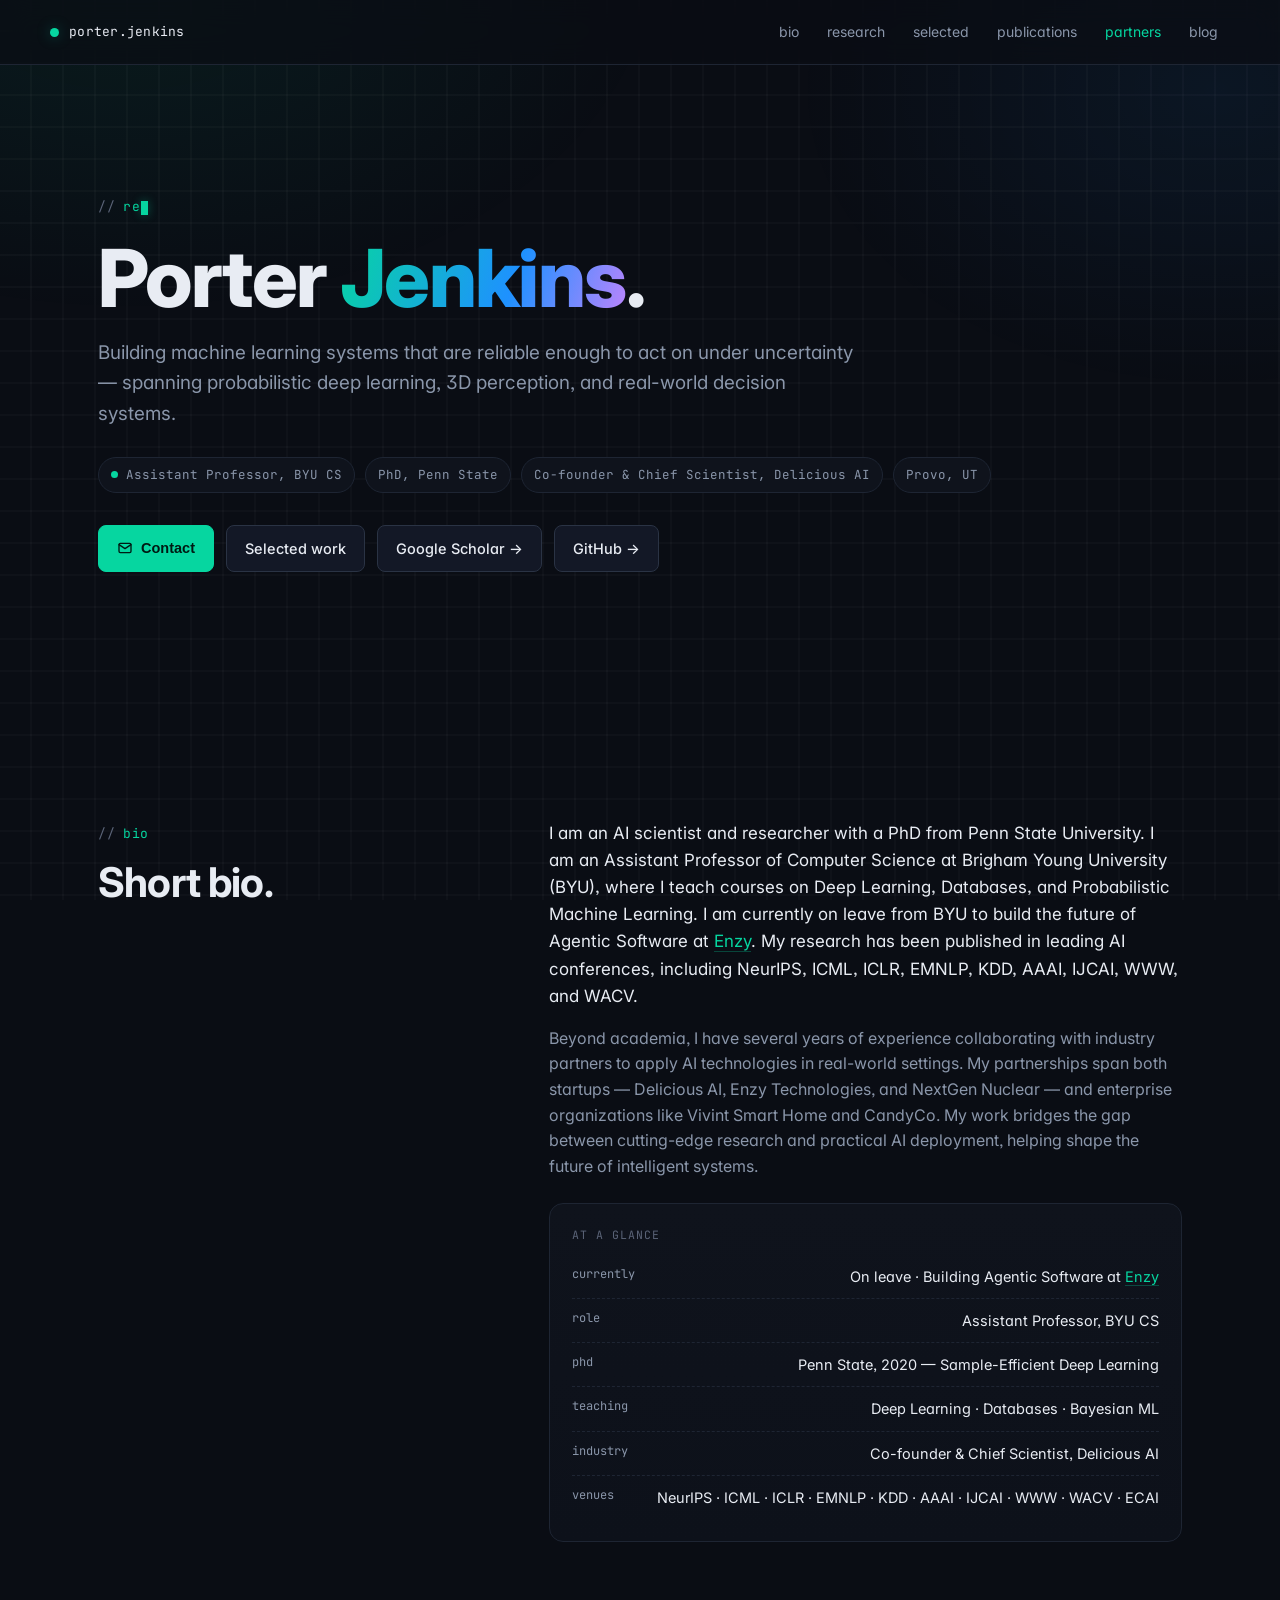
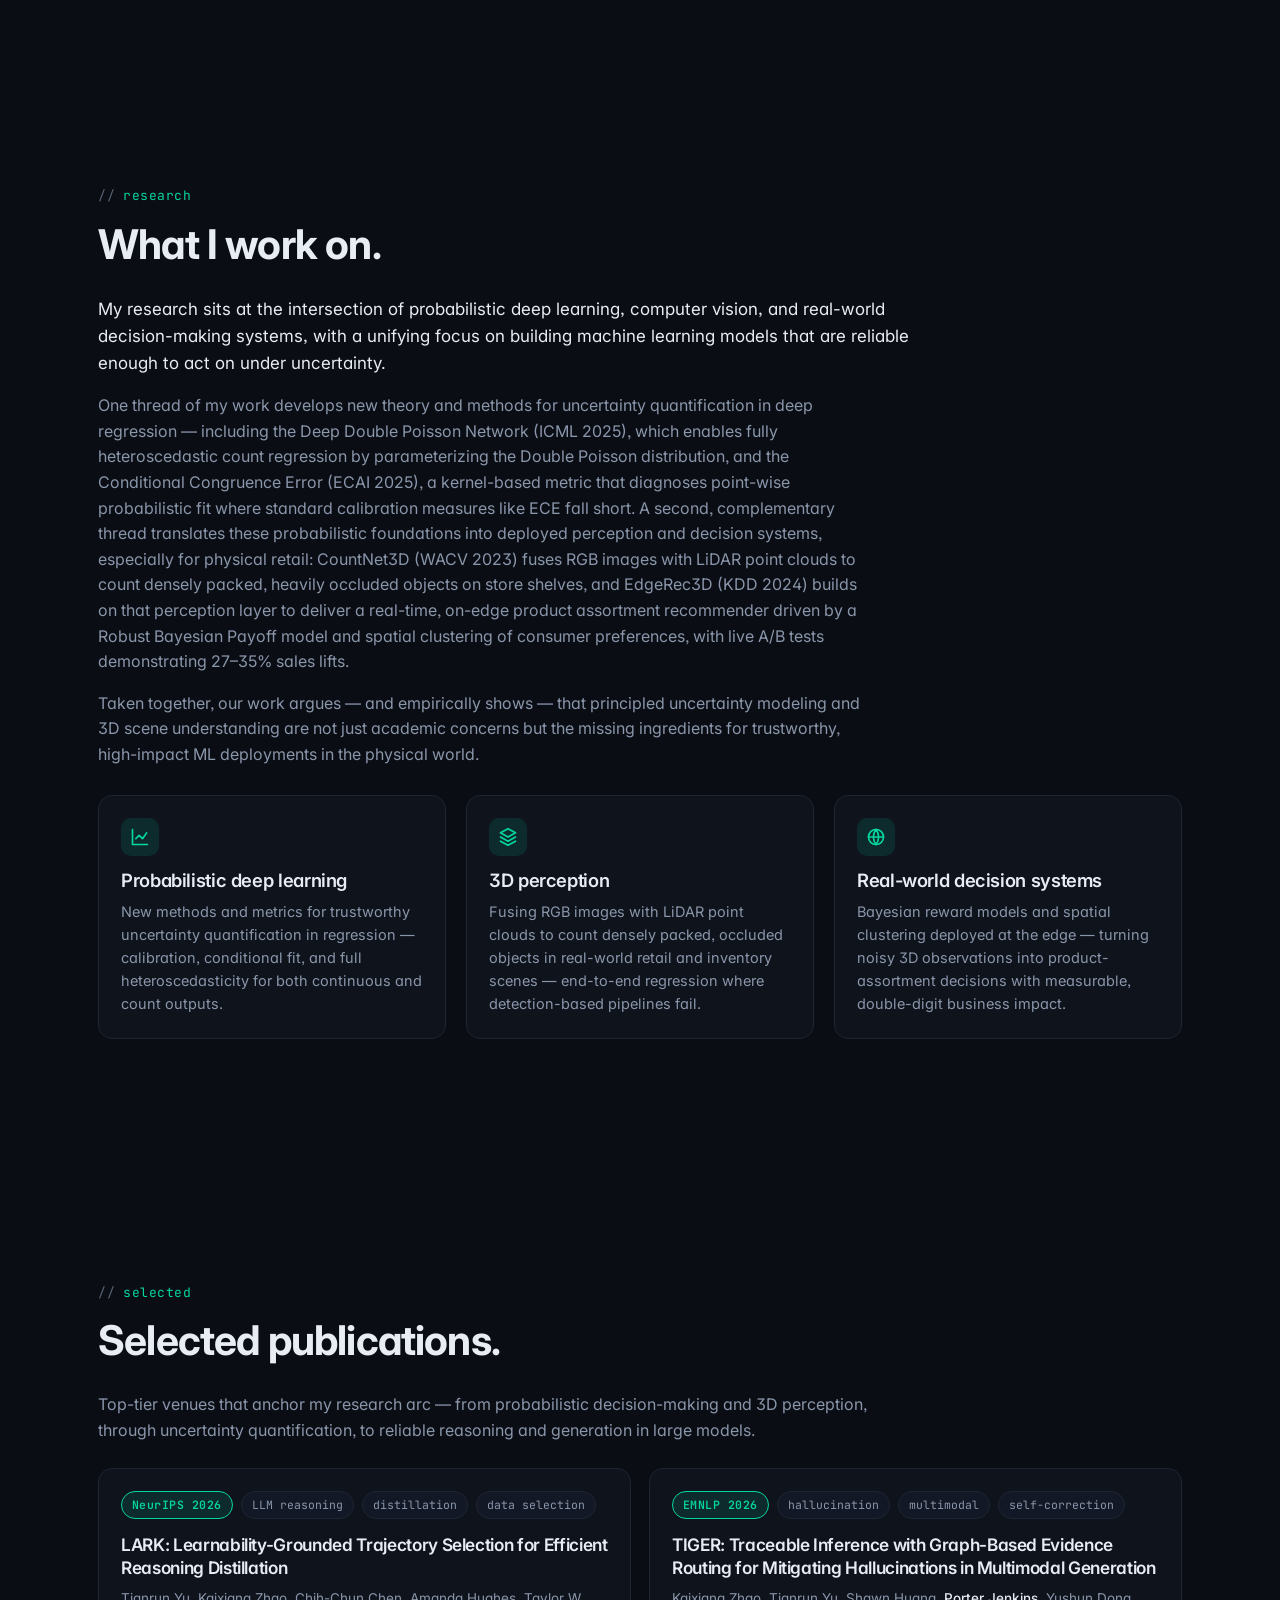
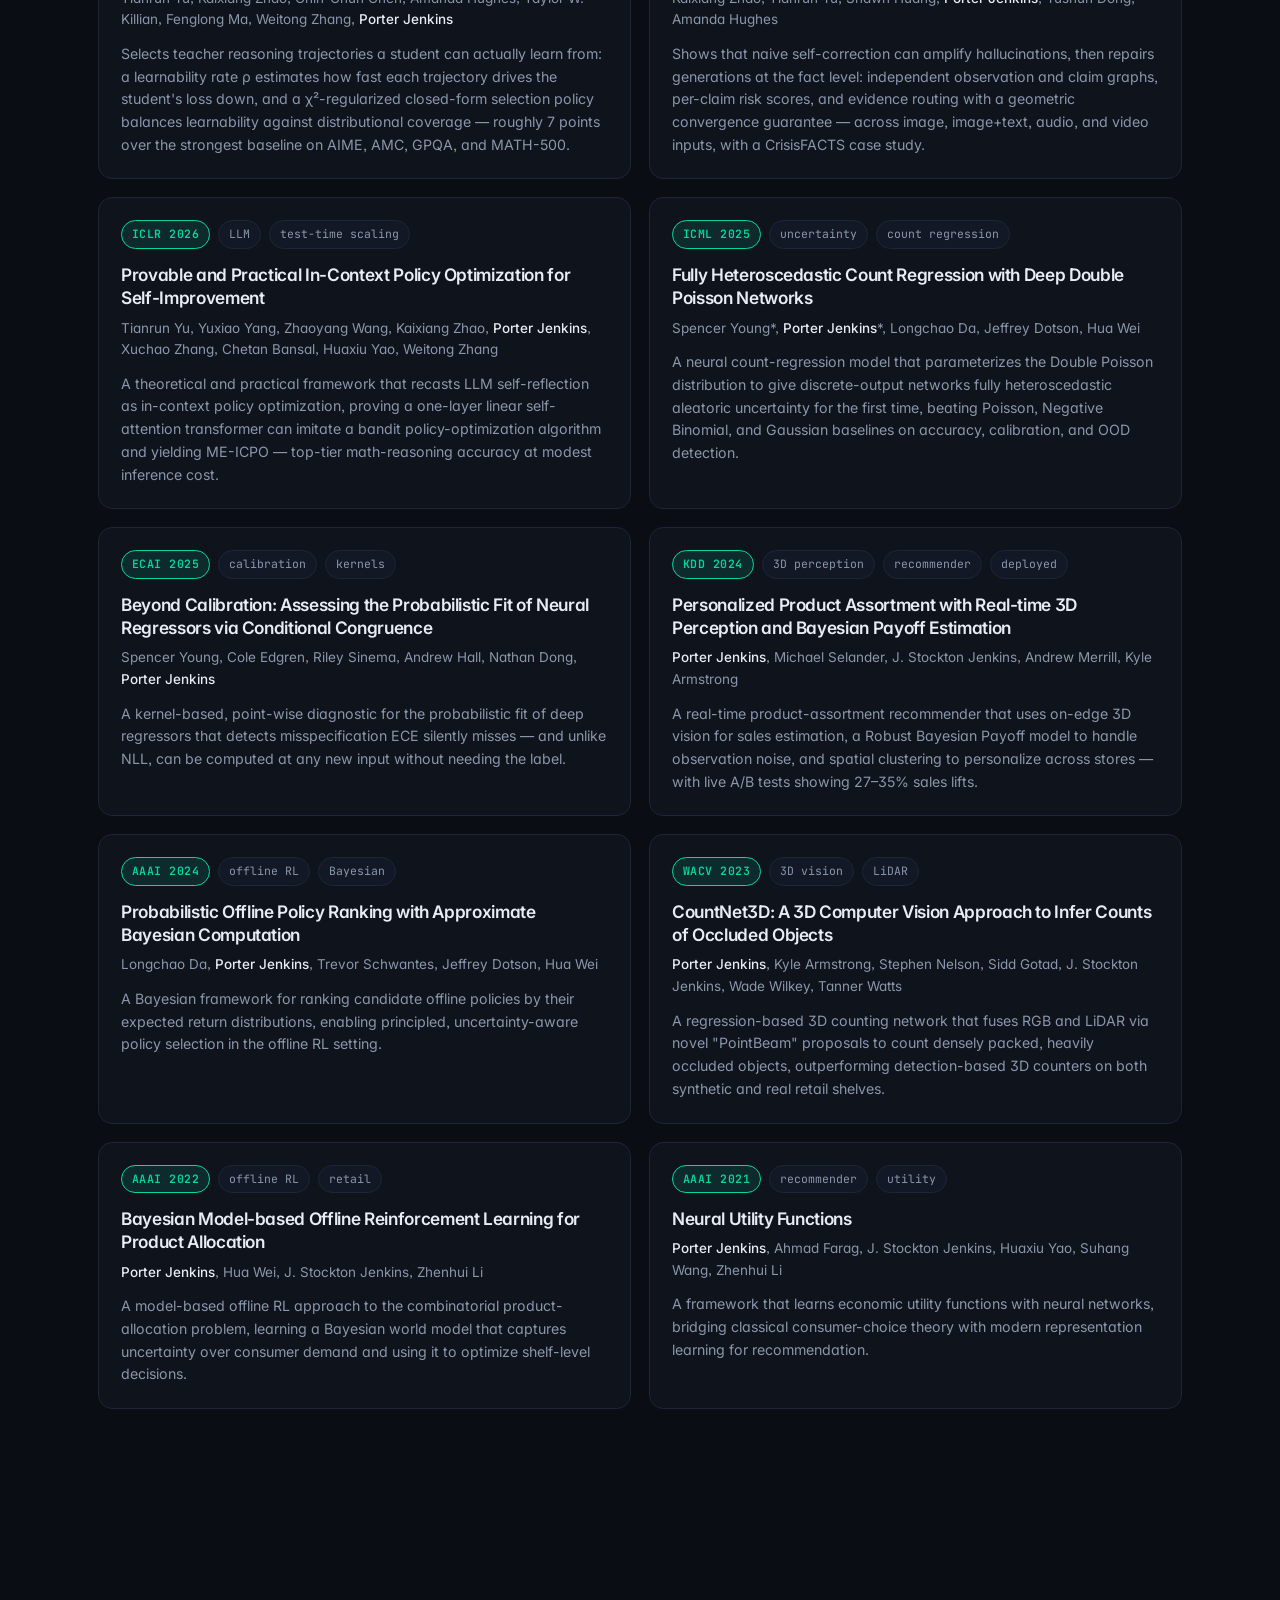
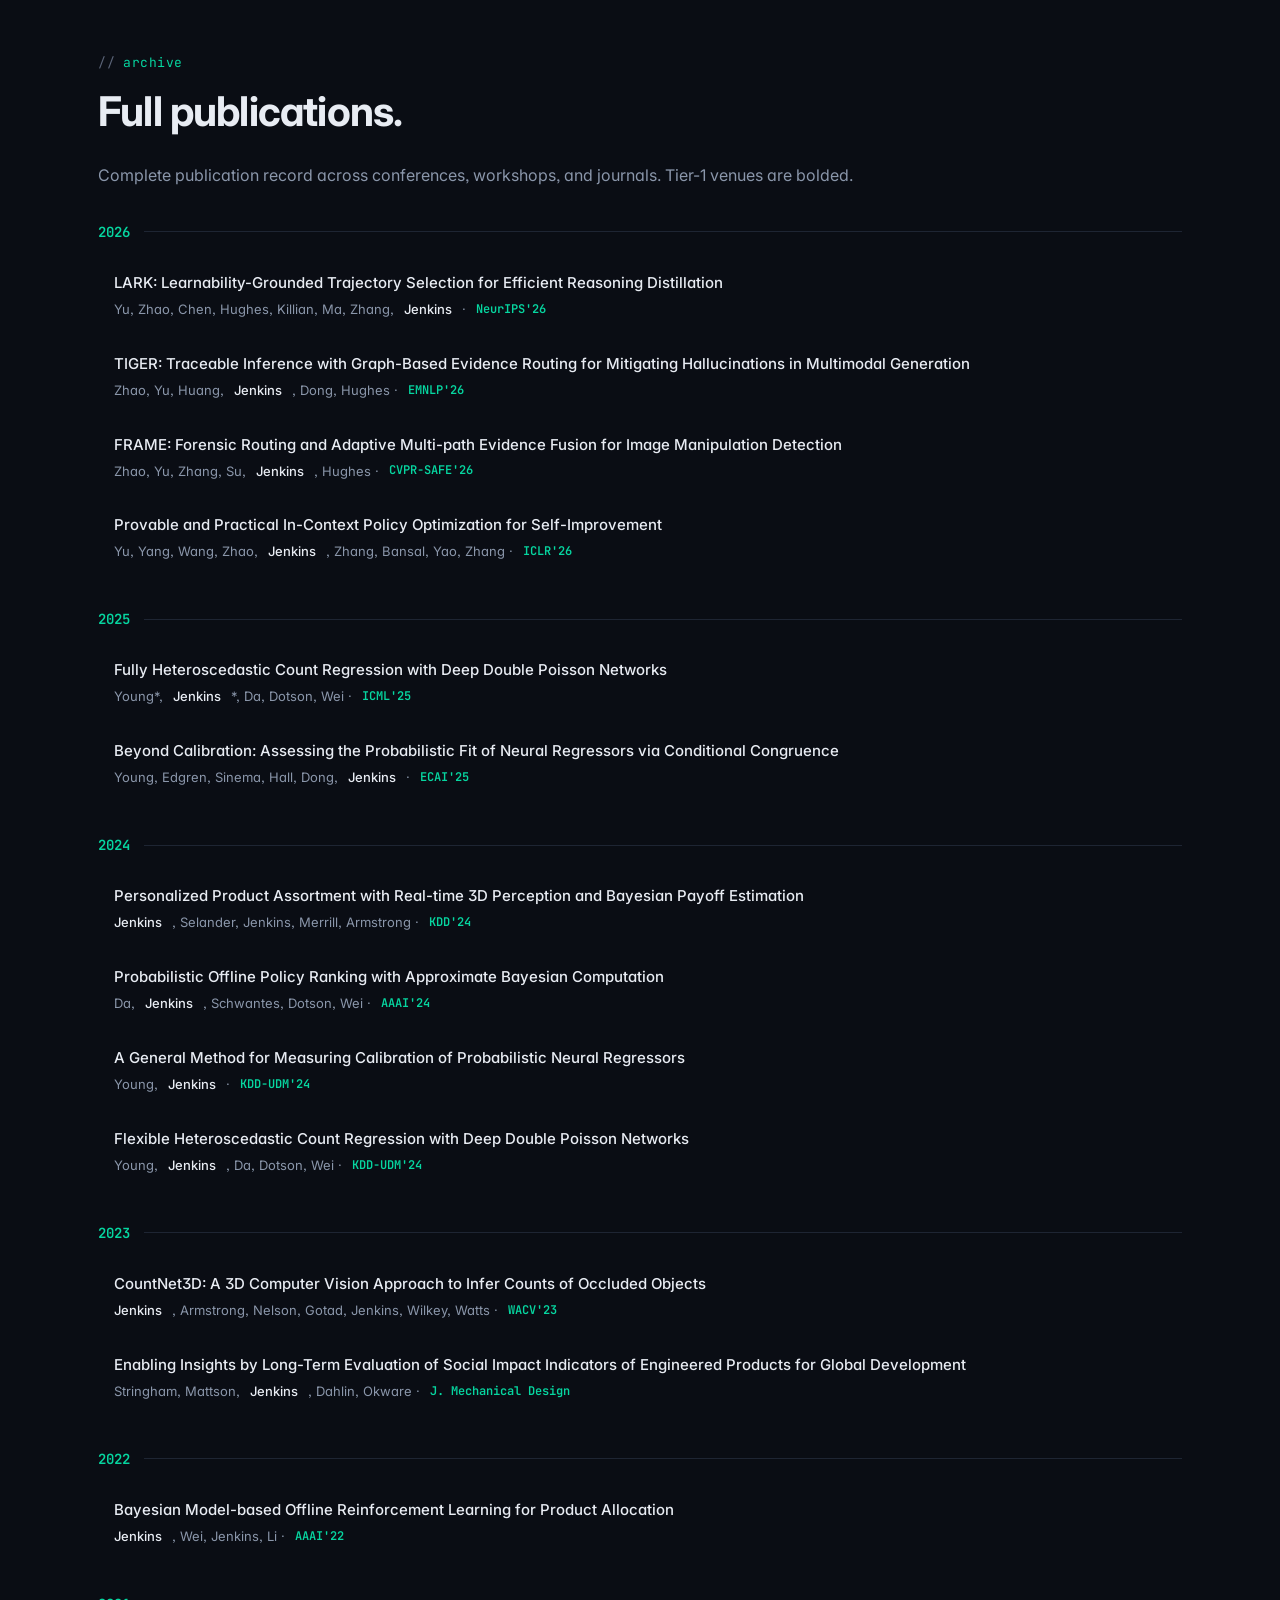
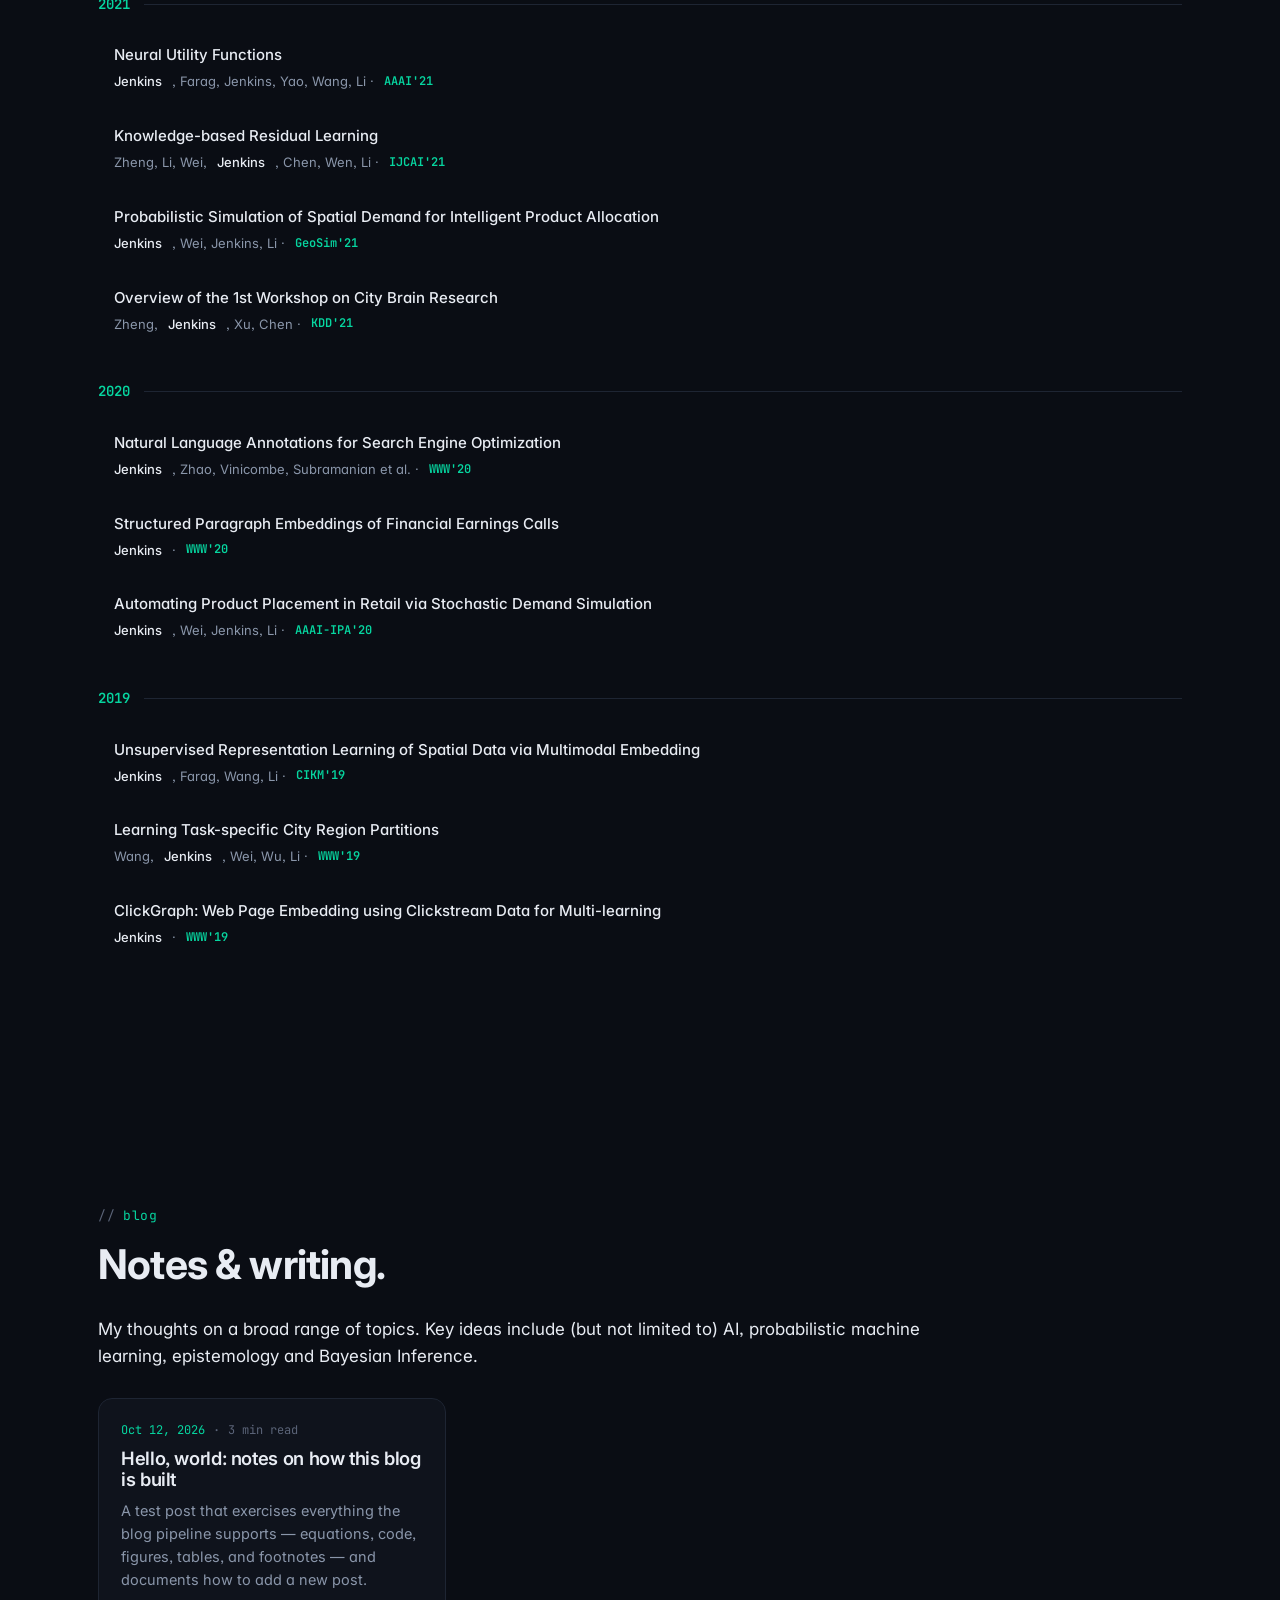
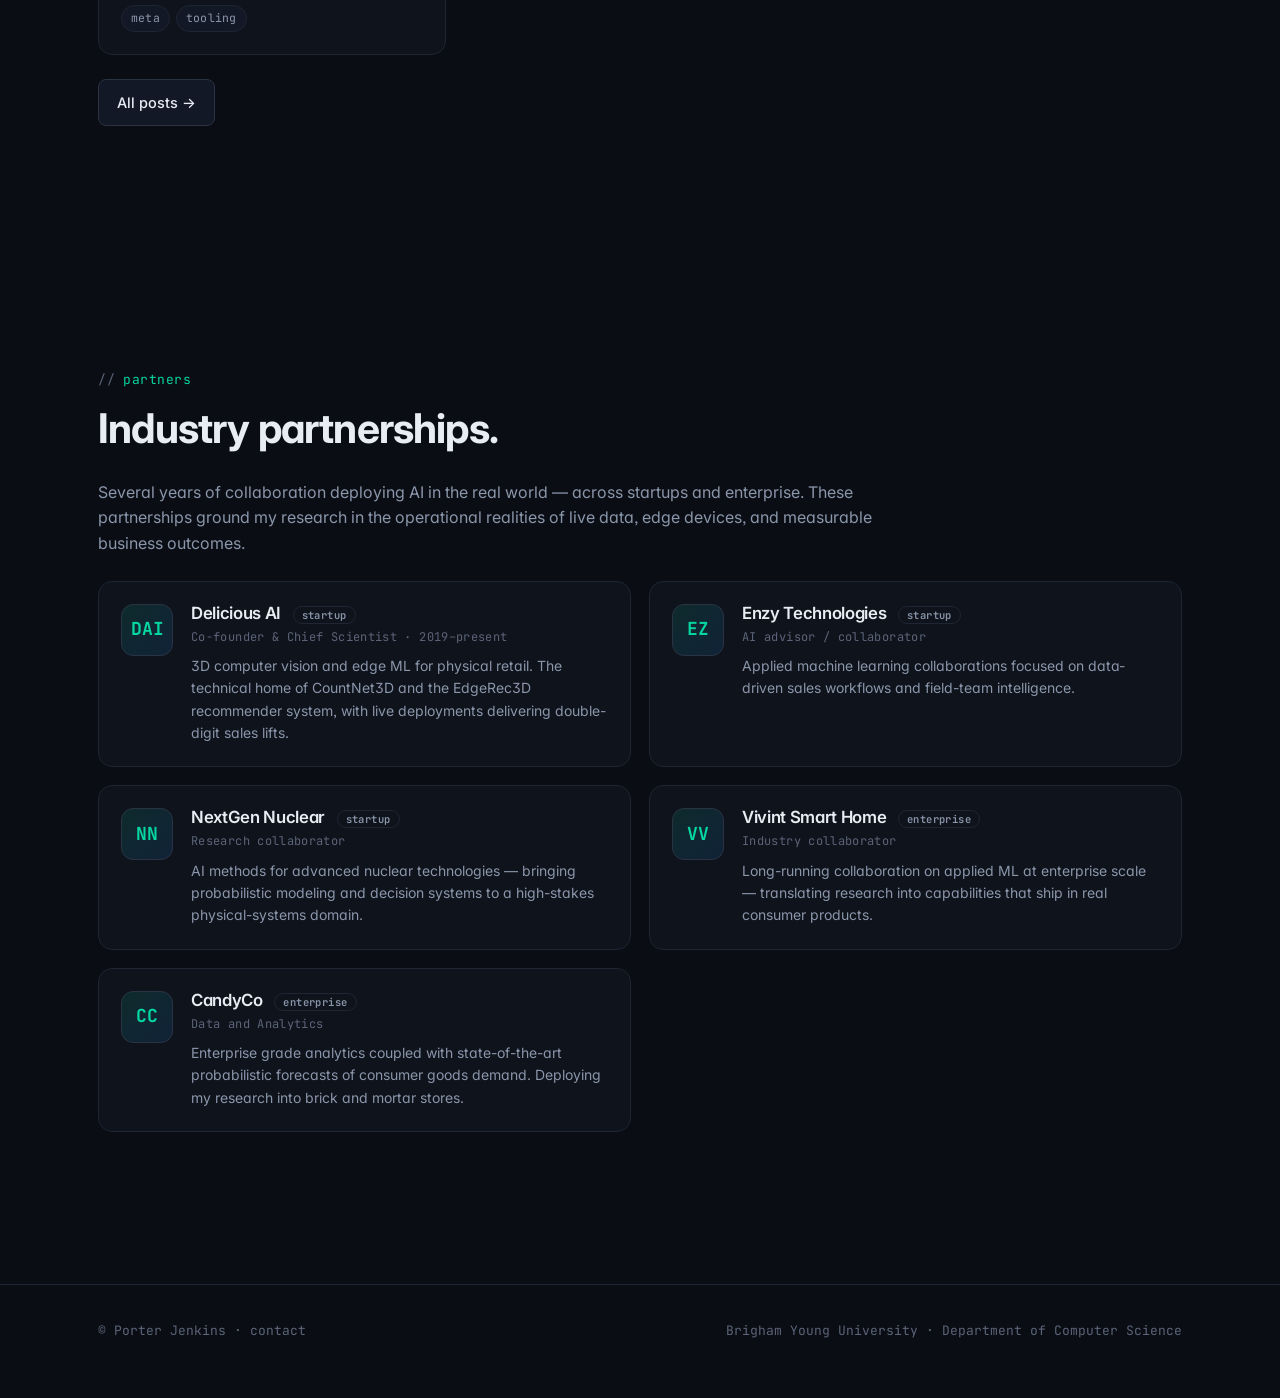
<file: index.html>
<!doctype html>
<html lang="en">
<head>
  <meta charset="utf-8" />
  <meta name="viewport" content="width=device-width, initial-scale=1" />
  <title>Porter Jenkins · AI Scientist & Assistant Professor, BYU</title>
  <meta name="description" content="Porter Jenkins is an AI scientist and Assistant Professor of Computer Science at BYU. Research on probabilistic deep learning, 3D perception, and real-world decision systems." />
  <link rel="preconnect" href="https://fonts.googleapis.com" />
  <link rel="preconnect" href="https://fonts.gstatic.com" crossorigin />
  <link href="https://fonts.googleapis.com/css2?family=Inter:wght@400;500;600;700;800&family=JetBrains+Mono:wght@400;500;600&display=swap" rel="stylesheet" />
  <style>
    :root {
      --bg: #0a0d14;
      --bg-2: #0d111a;
      --surface: #0f131c;
      --surface-2: #131826;
      --surface-hover: #181e2e;
      --border: #1e2533;
      --border-strong: #2a3344;
      --text: #e8ecf3;
      --text-muted: #8a96aa;
      --text-dim: #5b6478;
      --accent: #06d6a0;
      --accent-2: #1e91ff;
      --accent-dim: rgba(6, 214, 160, 0.12);
      --accent-glow: rgba(6, 214, 160, 0.35);
      --warn: #fbbf24;
      --max-w: 1180px;
      --font-sans: 'Inter', system-ui, -apple-system, BlinkMacSystemFont, 'Segoe UI', sans-serif;
      --font-mono: 'JetBrains Mono', ui-monospace, 'SF Mono', Menlo, monospace;
      --radius: 14px;
      --radius-sm: 8px;
    }

    * { box-sizing: border-box; }
    html { scroll-behavior: smooth; -webkit-text-size-adjust: 100%; }
    body {
      margin: 0;
      background: var(--bg);
      color: var(--text);
      font-family: var(--font-sans);
      font-size: 16px;
      line-height: 1.6;
      font-feature-settings: 'cv11', 'ss01', 'ss03';
      -webkit-font-smoothing: antialiased;
      -moz-osx-font-smoothing: grayscale;
      overflow-x: hidden;
    }

    /* Background grid + accent orbs */
    body::before {
      content: '';
      position: fixed;
      inset: 0;
      pointer-events: none;
      background-image:
        radial-gradient(900px 600px at 10% -5%, rgba(6, 214, 160, 0.08), transparent 60%),
        radial-gradient(700px 500px at 95% 10%, rgba(30, 145, 255, 0.07), transparent 60%),
        linear-gradient(transparent 95%, rgba(255, 255, 255, 0.025) 95%),
        linear-gradient(90deg, transparent 95%, rgba(255, 255, 255, 0.025) 95%);
      background-size: auto, auto, 32px 32px, 32px 32px;
      z-index: 0;
    }

    a { color: inherit; text-decoration: none; }
    a:hover { color: var(--accent); }
    p a, .lede a, .side-card .v a {
      color: var(--accent);
      border-bottom: 1px solid rgba(6, 214, 160, 0.28);
      transition: border-color 0.2s, color 0.2s;
    }
    p a:hover, .lede a:hover, .side-card .v a:hover {
      border-bottom-color: var(--accent);
      color: var(--accent);
    }

    .wrap {
      max-width: var(--max-w);
      margin: 0 auto;
      padding: 0 clamp(20px, 4vw, 48px);
      position: relative;
      z-index: 1;
    }

    /* Nav */
    .nav {
      position: sticky;
      top: 0;
      z-index: 50;
      backdrop-filter: blur(14px);
      -webkit-backdrop-filter: blur(14px);
      background: rgba(10, 13, 20, 0.72);
      border-bottom: 1px solid var(--border);
    }
    .nav-inner {
      display: flex;
      justify-content: space-between;
      align-items: center;
      gap: 24px;
      padding: 14px 0;
    }
    .brand {
      display: flex;
      align-items: center;
      gap: 10px;
      font-family: var(--font-mono);
      font-size: 13px;
      letter-spacing: 0.02em;
      color: var(--text);
    }
    .brand-dot {
      width: 9px; height: 9px;
      background: var(--accent);
      border-radius: 50%;
      box-shadow: 0 0 14px var(--accent-glow);
      animation: pulse 2.4s ease-in-out infinite;
    }
    @keyframes pulse {
      0%, 100% { opacity: 1; transform: scale(1); }
      50% { opacity: 0.55; transform: scale(0.85); }
    }
    .nav-links {
      display: flex;
      gap: 4px;
      flex-wrap: wrap;
    }
    .nav-links a {
      padding: 7px 12px;
      border-radius: var(--radius-sm);
      font-size: 14px;
      color: var(--text-muted);
      transition: color 0.2s, background 0.2s;
    }
    .nav-links a:hover { color: var(--text); background: var(--surface-2); }
    .nav-links a.active { color: var(--accent); }
    @media (max-width: 720px) {
      .nav-links a { padding: 6px 8px; font-size: 13px; }
      .brand .brand-text { display: none; }
    }

    /* Section primitives */
    section { padding: clamp(64px, 10vw, 120px) 0; }
    .eyebrow {
      font-family: var(--font-mono);
      font-size: 13px;
      color: var(--accent);
      letter-spacing: 0.04em;
      margin-bottom: 14px;
      display: inline-flex;
      align-items: center;
      gap: 8px;
    }
    .eyebrow::before {
      content: '//';
      color: var(--text-dim);
    }
    .eyebrow-roles .role-wrap { display: inline-flex; align-items: center; }
    .eyebrow-roles .role { white-space: pre; }
    .eyebrow-roles .caret {
      display: inline-block;
      width: 7px;
      height: 1.05em;
      margin-left: 1px;
      background: var(--accent);
      box-shadow: 0 0 10px var(--accent-glow);
      animation: blink 1s steps(1) infinite;
    }
    @keyframes blink { 50% { opacity: 0; } }
    .sr-only {
      position: absolute;
      width: 1px; height: 1px;
      padding: 0; margin: -1px;
      overflow: hidden;
      clip: rect(0, 0, 0, 0);
      white-space: nowrap;
      border: 0;
    }
    @media (prefers-reduced-motion: reduce) {
      .eyebrow-roles .caret { animation: none; }
    }
    h1, h2, h3 { letter-spacing: -0.02em; line-height: 1.15; }
    h1 {
      font-size: clamp(2.6rem, 6.4vw, 5rem);
      font-weight: 800;
      margin: 0 0 14px;
    }
    h2 {
      font-size: clamp(1.8rem, 3.2vw, 2.6rem);
      font-weight: 700;
      margin: 0 0 28px;
    }
    h3 {
      font-size: 1.15rem;
      font-weight: 600;
      margin: 0 0 8px;
    }
    p { color: var(--text-muted); margin: 0 0 16px; }
    .lede { font-size: 1.06rem; color: var(--text); }

    /* Hero */
    .hero {
      padding-top: clamp(72px, 10vw, 140px);
      padding-bottom: clamp(80px, 10vw, 140px);
      position: relative;
    }
    .hero h1 .grad {
      background: linear-gradient(110deg, var(--accent) 0%, var(--accent-2) 60%, #c084fc 100%);
      -webkit-background-clip: text;
      background-clip: text;
      color: transparent;
    }
    .hero-sub {
      font-size: clamp(1rem, 1.6vw, 1.18rem);
      color: var(--text-muted);
      max-width: 64ch;
      margin: 0 0 28px;
    }
    .hero-meta {
      display: flex;
      flex-wrap: wrap;
      gap: 10px;
      margin-bottom: 32px;
    }
    .pill {
      display: inline-flex;
      align-items: center;
      gap: 8px;
      padding: 7px 12px;
      border: 1px solid var(--border);
      border-radius: 999px;
      background: var(--surface);
      font-family: var(--font-mono);
      font-size: 12.5px;
      color: var(--text-muted);
    }
    .pill svg { flex-shrink: 0; }
    .pill .dot { width: 7px; height: 7px; border-radius: 50%; background: var(--accent); }
    .hero-actions {
      display: flex;
      flex-wrap: wrap;
      gap: 12px;
    }
    .btn {
      display: inline-flex;
      align-items: center;
      gap: 8px;
      padding: 11px 18px;
      border-radius: var(--radius-sm);
      font-size: 14.5px;
      font-weight: 500;
      transition: transform 0.15s, background 0.2s, border-color 0.2s, color 0.2s;
      border: 1px solid var(--border-strong);
      background: var(--surface-2);
      color: var(--text);
    }
    .btn:hover {
      background: var(--surface-hover);
      transform: translateY(-1px);
      color: var(--text);
    }
    .btn.primary {
      background: var(--accent);
      color: #001a13;
      border-color: var(--accent);
      font-weight: 600;
    }
    .btn.primary:hover {
      background: #04b889;
      color: #001a13;
      box-shadow: 0 6px 22px var(--accent-glow);
    }

    /* Two-column for bio */
    .grid-two {
      display: grid;
      grid-template-columns: minmax(0, 1fr) minmax(0, 1.6fr);
      gap: 56px;
      align-items: start;
    }
    @media (max-width: 860px) {
      .grid-two { grid-template-columns: 1fr; gap: 28px; }
    }
    .side-card {
      border: 1px solid var(--border);
      border-radius: var(--radius);
      padding: 22px;
      background: linear-gradient(180deg, var(--surface) 0%, var(--bg-2) 100%);
    }
    .side-card .label {
      font-family: var(--font-mono);
      font-size: 11.5px;
      color: var(--text-dim);
      text-transform: uppercase;
      letter-spacing: 0.08em;
      margin-bottom: 10px;
    }
    .side-card ul { margin: 0; padding: 0; list-style: none; }
    .side-card li { padding: 10px 0; border-bottom: 1px dashed var(--border); display: flex; justify-content: space-between; gap: 12px; font-size: 14.5px; }
    .side-card li:last-child { border-bottom: none; }
    .side-card li .k { color: var(--text-muted); font-family: var(--font-mono); font-size: 12px; }
    .side-card li .v { color: var(--text); text-align: right; }

    /* Research blocks */
    .research-grid {
      display: grid;
      grid-template-columns: repeat(3, minmax(0, 1fr));
      gap: 20px;
      margin-top: 28px;
    }
    @media (max-width: 900px) { .research-grid { grid-template-columns: 1fr; } }
    .research-card {
      border: 1px solid var(--border);
      border-radius: var(--radius);
      padding: 22px;
      background: var(--surface);
      transition: border-color 0.25s, transform 0.25s, background 0.25s;
    }
    .research-card:hover {
      border-color: var(--border-strong);
      background: var(--surface-2);
      transform: translateY(-2px);
    }
    .research-card .icon {
      width: 38px; height: 38px;
      border-radius: 10px;
      display: grid; place-items: center;
      background: var(--accent-dim);
      color: var(--accent);
      margin-bottom: 14px;
    }
    .research-card h3 { color: var(--text); }
    .research-card p { font-size: 14.5px; margin: 0; }

    /* Publication cards */
    .pubs-selected {
      display: grid;
      grid-template-columns: repeat(2, minmax(0, 1fr));
      gap: 18px;
      margin-top: 24px;
    }
    @media (max-width: 820px) { .pubs-selected { grid-template-columns: 1fr; } }
    .pub-card {
      position: relative;
      border: 1px solid var(--border);
      border-radius: var(--radius);
      padding: 22px;
      background: var(--surface);
      transition: border-color 0.25s, transform 0.25s, background 0.25s;
      overflow: hidden;
    }
    .pub-card::before {
      content: '';
      position: absolute;
      inset: 0;
      pointer-events: none;
      background: radial-gradient(380px 200px at 100% 0%, rgba(6, 214, 160, 0.08), transparent 60%);
      opacity: 0;
      transition: opacity 0.3s;
    }
    .pub-card:hover { border-color: var(--border-strong); transform: translateY(-2px); background: var(--surface-2); }
    .pub-card:hover::before { opacity: 1; }
    .pub-head { display: flex; flex-wrap: wrap; gap: 8px; margin-bottom: 14px; }
    .venue-badge {
      display: inline-flex;
      align-items: center;
      gap: 6px;
      padding: 4px 10px;
      border: 1px solid var(--accent);
      color: var(--accent);
      background: var(--accent-dim);
      border-radius: 999px;
      font-family: var(--font-mono);
      font-size: 11.5px;
      font-weight: 600;
      letter-spacing: 0.04em;
    }
    .topic-tag {
      padding: 4px 10px;
      border-radius: 999px;
      background: var(--surface-2);
      border: 1px solid var(--border);
      font-family: var(--font-mono);
      font-size: 11.5px;
      color: var(--text-muted);
    }
    .pub-card h3 {
      font-size: 1.08rem;
      font-weight: 600;
      margin-bottom: 8px;
      color: var(--text);
      line-height: 1.35;
    }
    .pub-authors {
      font-size: 13.5px;
      color: var(--text-muted);
      margin-bottom: 12px;
    }
    .pub-authors b { color: var(--text); font-weight: 500; }
    .pub-summary { font-size: 14.2px; color: var(--text-muted); margin: 0; }

    /* Full publications list */
    .year-group { margin-top: 32px; }
    .year-group:first-of-type { margin-top: 24px; }
    .year-head {
      display: flex;
      align-items: center;
      gap: 14px;
      margin-bottom: 14px;
    }
    .year-head .year {
      font-family: var(--font-mono);
      color: var(--accent);
      font-size: 14px;
      font-weight: 600;
    }
    .year-head .rule {
      flex: 1;
      height: 1px;
      background: var(--border);
    }
    .pub-list {
      list-style: none;
      padding: 0;
      margin: 0;
      display: grid;
      gap: 4px;
    }
    .pub-list li {
      padding: 14px 16px;
      border-radius: var(--radius-sm);
      transition: background 0.2s;
    }
    .pub-list li:hover { background: var(--surface-2); }
    .pub-list .pub-title {
      color: var(--text);
      font-weight: 500;
      font-size: 15px;
      display: block;
      margin-bottom: 4px;
    }
    .pub-list .pub-meta {
      font-size: 13px;
      color: var(--text-muted);
      display: flex;
      flex-wrap: wrap;
      gap: 10px;
      align-items: center;
    }
    .pub-list .venue-mini {
      font-family: var(--font-mono);
      color: var(--accent);
      font-weight: 600;
      font-size: 12px;
    }
    .pub-list b { color: var(--text); font-weight: 500; }

    /* Partnerships */
    .partners {
      display: grid;
      grid-template-columns: repeat(2, minmax(0, 1fr));
      gap: 18px;
      margin-top: 24px;
    }
    @media (max-width: 820px) { .partners { grid-template-columns: 1fr; } }
    .partner-card {
      border: 1px solid var(--border);
      border-radius: var(--radius);
      padding: 22px;
      background: var(--surface);
      display: grid;
      grid-template-columns: auto 1fr;
      gap: 18px;
      align-items: start;
      transition: border-color 0.25s, background 0.25s, transform 0.25s;
    }
    .partner-card:hover { border-color: var(--border-strong); background: var(--surface-2); transform: translateY(-2px); }
    .partner-mark {
      width: 52px; height: 52px;
      border-radius: 12px;
      background: linear-gradient(135deg, var(--accent-dim), rgba(30, 145, 255, 0.12));
      border: 1px solid var(--border-strong);
      display: grid;
      place-items: center;
      font-family: var(--font-mono);
      color: var(--accent);
      font-weight: 700;
      font-size: 18px;
    }
    .partner-card h3 { margin: 0 0 4px; color: var(--text); font-size: 1.05rem; }
    .partner-card .role {
      font-family: var(--font-mono);
      font-size: 12px;
      color: var(--text-dim);
      margin-bottom: 8px;
      letter-spacing: 0.03em;
    }
    .partner-card p { margin: 0; font-size: 14px; color: var(--text-muted); }
    .partner-card .kind {
      display: inline-block;
      padding: 2px 8px;
      border-radius: 999px;
      font-family: var(--font-mono);
      font-size: 10.5px;
      letter-spacing: 0.04em;
      color: var(--text-muted);
      border: 1px solid var(--border);
      margin-left: 8px;
    }

    /* Blog cards (home) */
    .post-grid {
      display: grid;
      grid-template-columns: repeat(3, minmax(0, 1fr));
      gap: 20px;
      margin-top: 28px;
    }
    @media (max-width: 900px) { .post-grid { grid-template-columns: 1fr; } }
    .post-card {
      display: block;
      border: 1px solid var(--border);
      border-radius: var(--radius);
      padding: 22px;
      background: var(--surface);
      transition: border-color 0.25s, transform 0.25s, background 0.25s;
      color: var(--text);
    }
    .post-card:hover { border-color: var(--border-strong); background: var(--surface-2); transform: translateY(-2px); color: var(--text); }
    .post-card h3 { color: var(--text); margin: 8px 0 8px; }
    .post-card:hover h3 { color: var(--accent); }
    .post-card p { font-size: 14.5px; margin: 0 0 14px; }
    .post-meta {
      display: flex; gap: 8px; align-items: center;
      font-family: var(--font-mono); font-size: 12px; color: var(--text-dim);
    }
    .post-meta time { color: var(--accent); }
    .post-card .tags { display: flex; flex-wrap: wrap; gap: 6px; }
    .post-card .tag {
      font-family: var(--font-mono);
      font-size: 11.5px;
      letter-spacing: 0.02em;
      padding: 3px 9px;
      border-radius: 999px;
      border: 1px solid var(--border);
      background: var(--surface-2);
      color: var(--text-muted);
    }
    .section-foot { margin-top: 24px; }
    .empty { color: var(--text-dim); font-family: var(--font-mono); font-size: 13px; }

    /* Contact dialog */
    dialog.contact {
      border: 1px solid var(--border-strong);
      border-radius: var(--radius);
      background: var(--surface);
      color: var(--text);
      padding: 0;
      width: min(440px, calc(100vw - 32px));
      box-shadow: 0 24px 80px rgba(0, 0, 0, 0.55), 0 0 0 1px rgba(6, 214, 160, 0.06);
    }
    dialog.contact::backdrop { background: rgba(5, 7, 12, 0.7); backdrop-filter: blur(6px); }
    .contact-inner { position: relative; padding: 26px 26px 24px; margin: 0; }
    .contact-inner .eyebrow { margin-bottom: 8px; }
    .contact-inner h3 { font-size: 1.5rem; font-weight: 700; margin: 0 0 12px; letter-spacing: -0.02em; }
    .contact-inner p { font-size: 14.5px; margin: 0 0 14px; }
    .contact-close {
      position: absolute; top: 12px; right: 12px;
      width: 32px; height: 32px; border-radius: 8px;
      border: 1px solid transparent; background: transparent;
      color: var(--text-dim); font-size: 20px; line-height: 1; cursor: pointer;
    }
    .contact-close:hover { color: var(--text); background: var(--surface-2); border-color: var(--border); }
    .contact-q { display: block; font-family: var(--font-mono); font-size: 14px; color: var(--text); margin-bottom: 10px; }
    .contact-q span { color: var(--accent); }
    .contact-row { display: flex; gap: 10px; align-items: center; flex-wrap: wrap; }
    .contact-row input {
      flex: 1 1 120px; min-width: 0;
      padding: 10px 12px; border-radius: 10px;
      border: 1px solid var(--border-strong); background: var(--bg-2); color: var(--text);
      font-family: var(--font-mono); font-size: 15px;
    }
    .contact-row input:focus { outline: none; border-color: var(--accent); box-shadow: 0 0 0 3px var(--accent-dim); }
    .contact-error { min-height: 18px; margin-top: 8px; font-size: 13px; color: var(--warn); font-family: var(--font-mono); }
    .contact-email {
      flex: 1 1 auto;
      font-family: var(--font-mono); font-size: 15px; color: var(--accent);
      padding: 10px 12px; border-radius: 10px;
      border: 1px solid var(--border); background: var(--bg-2);
      word-break: break-all;
    }
    .foot a:hover { color: var(--accent); }

    /* Footer */
    footer {
      border-top: 1px solid var(--border);
      padding: 36px 0 56px;
      margin-top: 32px;
    }
    .foot {
      display: flex;
      justify-content: space-between;
      align-items: center;
      gap: 20px;
      flex-wrap: wrap;
      font-family: var(--font-mono);
      font-size: 13px;
      color: var(--text-dim);
    }

    /* Reveal on scroll */
    .reveal { opacity: 0; transform: translateY(14px); transition: opacity 0.6s ease, transform 0.6s ease; }
    .reveal.in { opacity: 1; transform: none; }

    /* Selection */
    ::selection { background: var(--accent-glow); color: var(--text); }

    /* Subtle scrollbar */
    ::-webkit-scrollbar { width: 10px; height: 10px; }
    ::-webkit-scrollbar-track { background: var(--bg); }
    ::-webkit-scrollbar-thumb { background: var(--border-strong); border-radius: 10px; }
    ::-webkit-scrollbar-thumb:hover { background: #3a4456; }
  </style>
</head>
<body>

  <!-- Nav -->
  <nav class="nav">
    <div class="wrap nav-inner">
      <a class="brand" href="#top">
        <span class="brand-dot"></span>
        <span class="brand-text">porter.jenkins</span>
      </a>
      <div class="nav-links">
        <a href="#bio">bio</a>
        <a href="#research">research</a>
        <a href="#selected">selected</a>
        <a href="#full">publications</a>
        <a href="#partners">partners</a>
        <a href="blog/index.html">blog</a>
      </div>
    </div>
  </nav>

  <!-- Hero -->
  <header id="top" class="hero">
    <div class="wrap">
      <div class="eyebrow eyebrow-roles">
        <span class="sr-only">ai scientist · researcher · educator</span>
        <span class="role-wrap" aria-hidden="true"><span class="role" id="role-type">ai scientist</span><span class="caret"></span></span>
      </div>
      <h1>Porter <span class="grad">Jenkins</span>.</h1>
      <p class="hero-sub">
        Building machine learning systems that are reliable enough to act on under uncertainty —
        spanning probabilistic deep learning, 3D perception, and real-world decision systems.
      </p>
      <div class="hero-meta">
        <span class="pill"><span class="dot"></span> Assistant Professor, BYU CS</span>
        <span class="pill">PhD, Penn State</span>
        <span class="pill">Co-founder &amp; Chief Scientist, Delicious AI</span>
        <span class="pill">Provo, UT</span>
      </div>
      <div class="hero-actions">
        <button class="btn primary" type="button" data-contact>
          <svg width="16" height="16" viewBox="0 0 24 24" fill="none" stroke="currentColor" stroke-width="2" stroke-linecap="round" stroke-linejoin="round"><rect x="3" y="5" width="18" height="14" rx="2"/><path d="m3 7 9 6 9-6"/></svg>
          Contact
        </button>
        <a class="btn" href="#selected">Selected work</a>
        <a class="btn" href="https://scholar.google.com/citations?user=uNhwfr0AAAAJ&amp;hl=en" rel="noopener" target="_blank">Google Scholar →</a>
        <a class="btn" href="https://github.com/porterjenkins" rel="noopener" target="_blank">GitHub →</a>
      </div>
    </div>
  </header>

  <!-- Bio -->
  <section id="bio">
    <div class="wrap">
      <div class="grid-two">
        <div>
          <div class="eyebrow">bio</div>
          <h2>Short bio.</h2>
        </div>
        <div>
          <p class="lede">
            I am an AI scientist and researcher with a PhD from Penn State University.
            I am an Assistant Professor of Computer Science at Brigham Young University (BYU),
            where I teach courses on Deep Learning, Databases, and Probabilistic Machine Learning.
            I am currently on leave from BYU to build the future of Agentic Software at <a href="https://www.enzy.co/" rel="noopener" target="_blank">Enzy</a>.
            My research has been published in leading AI conferences, including NeurIPS, ICML, ICLR, EMNLP, KDD, AAAI, IJCAI, WWW, and WACV.
          </p>
          <p>
            Beyond academia, I have several years of experience collaborating with industry partners to
            apply AI technologies in real-world settings. My partnerships span both startups —
            Delicious AI, Enzy Technologies, and NextGen Nuclear — and enterprise organizations like Vivint Smart Home
            and CandyCo. My work bridges the gap between cutting-edge research and practical AI deployment, helping
            shape the future of intelligent systems.
          </p>
          <div class="side-card" style="margin-top: 24px;">
            <div class="label">at a glance</div>
            <ul>
              <li><span class="k">currently</span><span class="v">On leave · Building Agentic Software at <a href="https://www.enzy.co/" rel="noopener" target="_blank">Enzy</a></span></li>
              <li><span class="k">role</span><span class="v">Assistant Professor, BYU CS</span></li>
              <li><span class="k">phd</span><span class="v">Penn State, 2020 — Sample-Efficient Deep Learning</span></li>
              <li><span class="k">teaching</span><span class="v">Deep Learning · Databases · Bayesian ML</span></li>
              <li><span class="k">industry</span><span class="v">Co-founder &amp; Chief Scientist, Delicious AI</span></li>
              <li><span class="k">venues</span><span class="v">NeurIPS · ICML · ICLR · EMNLP · KDD · AAAI · IJCAI · WWW · WACV · ECAI</span></li>
            </ul>
          </div>
        </div>
      </div>
    </div>
  </section>

  <!-- Research Overview -->
  <section id="research">
    <div class="wrap">
      <div class="eyebrow">research</div>
      <h2>What I work on.</h2>
      <p class="lede" style="max-width: 78ch;">
        My research sits at the intersection of probabilistic deep learning, computer vision, and real-world
        decision-making systems, with a unifying focus on building machine learning models that are reliable
        enough to act on under uncertainty.
      </p>
      <p style="max-width: 78ch;">
        One thread of my work develops new theory and methods for uncertainty quantification in deep regression —
        including the Deep Double Poisson Network (ICML 2025), which enables fully heteroscedastic count regression
        by parameterizing the Double Poisson distribution, and the Conditional Congruence Error (ECAI 2025), a
        kernel-based metric that diagnoses point-wise probabilistic fit where standard calibration measures like
        ECE fall short. A second, complementary thread translates these probabilistic foundations into deployed
        perception and decision systems, especially for physical retail: CountNet3D (WACV 2023) fuses RGB images
        with LiDAR point clouds to count densely packed, heavily occluded objects on store shelves, and EdgeRec3D
        (KDD 2024) builds on that perception layer to deliver a real-time, on-edge product assortment recommender
        driven by a Robust Bayesian Payoff model and spatial clustering of consumer preferences, with live A/B tests
        demonstrating 27–35% sales lifts.
      </p>
      <p style="max-width: 78ch;">
        Taken together, our work argues — and empirically shows — that principled uncertainty modeling and 3D
        scene understanding are not just academic concerns but the missing ingredients for trustworthy,
        high-impact ML deployments in the physical world.
      </p>

      <div class="research-grid">
        <article class="research-card">
          <div class="icon" aria-hidden="true">
            <svg width="20" height="20" viewBox="0 0 24 24" fill="none" stroke="currentColor" stroke-width="2" stroke-linecap="round" stroke-linejoin="round"><path d="M3 3v18h18"/><path d="M7 14l4-4 4 4 5-7"/></svg>
          </div>
          <h3>Probabilistic deep learning</h3>
          <p>New methods and metrics for trustworthy uncertainty quantification in regression — calibration, conditional fit, and full heteroscedasticity for both continuous and count outputs.</p>
        </article>
        <article class="research-card">
          <div class="icon" aria-hidden="true">
            <svg width="20" height="20" viewBox="0 0 24 24" fill="none" stroke="currentColor" stroke-width="2" stroke-linecap="round" stroke-linejoin="round"><path d="M12 2 3 7l9 5 9-5-9-5z"/><path d="m3 12 9 5 9-5"/><path d="m3 17 9 5 9-5"/></svg>
          </div>
          <h3>3D perception</h3>
          <p>Fusing RGB images with LiDAR point clouds to count densely packed, occluded objects in real-world retail and inventory scenes — end-to-end regression where detection-based pipelines fail.</p>
        </article>
        <article class="research-card">
          <div class="icon" aria-hidden="true">
            <svg width="20" height="20" viewBox="0 0 24 24" fill="none" stroke="currentColor" stroke-width="2" stroke-linecap="round" stroke-linejoin="round"><circle cx="12" cy="12" r="9"/><path d="M3 12h18M12 3a14.5 14.5 0 0 1 0 18M12 3a14.5 14.5 0 0 0 0 18"/></svg>
          </div>
          <h3>Real-world decision systems</h3>
          <p>Bayesian reward models and spatial clustering deployed at the edge — turning noisy 3D observations into product-assortment decisions with measurable, double-digit business impact.</p>
        </article>
      </div>
    </div>
  </section>

  <!-- Selected Publications -->
  <section id="selected">
    <div class="wrap">
      <div class="eyebrow">selected</div>
      <h2>Selected publications.</h2>
      <p style="max-width: 78ch;">
        Top-tier venues that anchor my research arc — from probabilistic decision-making and 3D perception,
        through uncertainty quantification, to reliable reasoning and generation in large models.
      </p>

      <div class="pubs-selected">
        <article class="pub-card">
          <div class="pub-head">
            <span class="venue-badge">NeurIPS 2026</span>
            <span class="topic-tag">LLM reasoning</span>
            <span class="topic-tag">distillation</span>
            <span class="topic-tag">data selection</span>
          </div>
          <h3>LARK: Learnability-Grounded Trajectory Selection for Efficient Reasoning Distillation</h3>
          <div class="pub-authors">Tianrun Yu, Kaixiang Zhao, Chih-Chun Chen, Amanda Hughes, Taylor W. Killian, Fenglong Ma, Weitong Zhang, <b>Porter Jenkins</b></div>
          <p class="pub-summary">Selects teacher reasoning trajectories a student can actually learn from: a learnability rate ρ estimates how fast each trajectory drives the student's loss down, and a χ²-regularized closed-form selection policy balances learnability against distributional coverage — roughly 7 points over the strongest baseline on AIME, AMC, GPQA, and MATH-500.</p>
        </article>

        <article class="pub-card">
          <div class="pub-head">
            <span class="venue-badge">EMNLP 2026</span>
            <span class="topic-tag">hallucination</span>
            <span class="topic-tag">multimodal</span>
            <span class="topic-tag">self-correction</span>
          </div>
          <h3>TIGER: Traceable Inference with Graph-Based Evidence Routing for Mitigating Hallucinations in Multimodal Generation</h3>
          <div class="pub-authors">Kaixiang Zhao, Tianrun Yu, Shawn Huang, <b>Porter Jenkins</b>, Yushun Dong, Amanda Hughes</div>
          <p class="pub-summary">Shows that naive self-correction can amplify hallucinations, then repairs generations at the fact level: independent observation and claim graphs, per-claim risk scores, and evidence routing with a geometric convergence guarantee — across image, image+text, audio, and video inputs, with a CrisisFACTS case study.</p>
        </article>

        <article class="pub-card">
          <div class="pub-head">
            <span class="venue-badge">ICLR 2026</span>
            <span class="topic-tag">LLM</span>
            <span class="topic-tag">test-time scaling</span>
          </div>
          <h3>Provable and Practical In-Context Policy Optimization for Self-Improvement</h3>
          <div class="pub-authors">Tianrun Yu, Yuxiao Yang, Zhaoyang Wang, Kaixiang Zhao, <b>Porter Jenkins</b>, Xuchao Zhang, Chetan Bansal, Huaxiu Yao, Weitong Zhang</div>
          <p class="pub-summary">A theoretical and practical framework that recasts LLM self-reflection as in-context policy optimization, proving a one-layer linear self-attention transformer can imitate a bandit policy-optimization algorithm and yielding ME-ICPO — top-tier math-reasoning accuracy at modest inference cost.</p>
        </article>

        <article class="pub-card">
          <div class="pub-head">
            <span class="venue-badge">ICML 2025</span>
            <span class="topic-tag">uncertainty</span>
            <span class="topic-tag">count regression</span>
          </div>
          <h3>Fully Heteroscedastic Count Regression with Deep Double Poisson Networks</h3>
          <div class="pub-authors">Spencer Young*, <b>Porter Jenkins</b>*, Longchao Da, Jeffrey Dotson, Hua Wei</div>
          <p class="pub-summary">A neural count-regression model that parameterizes the Double Poisson distribution to give discrete-output networks fully heteroscedastic aleatoric uncertainty for the first time, beating Poisson, Negative Binomial, and Gaussian baselines on accuracy, calibration, and OOD detection.</p>
        </article>

        <article class="pub-card">
          <div class="pub-head">
            <span class="venue-badge">ECAI 2025</span>
            <span class="topic-tag">calibration</span>
            <span class="topic-tag">kernels</span>
          </div>
          <h3>Beyond Calibration: Assessing the Probabilistic Fit of Neural Regressors via Conditional Congruence</h3>
          <div class="pub-authors">Spencer Young, Cole Edgren, Riley Sinema, Andrew Hall, Nathan Dong, <b>Porter Jenkins</b></div>
          <p class="pub-summary">A kernel-based, point-wise diagnostic for the probabilistic fit of deep regressors that detects misspecification ECE silently misses — and unlike NLL, can be computed at any new input without needing the label.</p>
        </article>

        <article class="pub-card">
          <div class="pub-head">
            <span class="venue-badge">KDD 2024</span>
            <span class="topic-tag">3D perception</span>
            <span class="topic-tag">recommender</span>
            <span class="topic-tag">deployed</span>
          </div>
          <h3>Personalized Product Assortment with Real-time 3D Perception and Bayesian Payoff Estimation</h3>
          <div class="pub-authors"><b>Porter Jenkins</b>, Michael Selander, J. Stockton Jenkins, Andrew Merrill, Kyle Armstrong</div>
          <p class="pub-summary">A real-time product-assortment recommender that uses on-edge 3D vision for sales estimation, a Robust Bayesian Payoff model to handle observation noise, and spatial clustering to personalize across stores — with live A/B tests showing 27–35% sales lifts.</p>
        </article>

        <article class="pub-card">
          <div class="pub-head">
            <span class="venue-badge">AAAI 2024</span>
            <span class="topic-tag">offline RL</span>
            <span class="topic-tag">Bayesian</span>
          </div>
          <h3>Probabilistic Offline Policy Ranking with Approximate Bayesian Computation</h3>
          <div class="pub-authors">Longchao Da, <b>Porter Jenkins</b>, Trevor Schwantes, Jeffrey Dotson, Hua Wei</div>
          <p class="pub-summary">A Bayesian framework for ranking candidate offline policies by their expected return distributions, enabling principled, uncertainty-aware policy selection in the offline RL setting.</p>
        </article>

        <article class="pub-card">
          <div class="pub-head">
            <span class="venue-badge">WACV 2023</span>
            <span class="topic-tag">3D vision</span>
            <span class="topic-tag">LiDAR</span>
          </div>
          <h3>CountNet3D: A 3D Computer Vision Approach to Infer Counts of Occluded Objects</h3>
          <div class="pub-authors"><b>Porter Jenkins</b>, Kyle Armstrong, Stephen Nelson, Sidd Gotad, J. Stockton Jenkins, Wade Wilkey, Tanner Watts</div>
          <p class="pub-summary">A regression-based 3D counting network that fuses RGB and LiDAR via novel "PointBeam" proposals to count densely packed, heavily occluded objects, outperforming detection-based 3D counters on both synthetic and real retail shelves.</p>
        </article>

        <article class="pub-card">
          <div class="pub-head">
            <span class="venue-badge">AAAI 2022</span>
            <span class="topic-tag">offline RL</span>
            <span class="topic-tag">retail</span>
          </div>
          <h3>Bayesian Model-based Offline Reinforcement Learning for Product Allocation</h3>
          <div class="pub-authors"><b>Porter Jenkins</b>, Hua Wei, J. Stockton Jenkins, Zhenhui Li</div>
          <p class="pub-summary">A model-based offline RL approach to the combinatorial product-allocation problem, learning a Bayesian world model that captures uncertainty over consumer demand and using it to optimize shelf-level decisions.</p>
        </article>

        <article class="pub-card">
          <div class="pub-head">
            <span class="venue-badge">AAAI 2021</span>
            <span class="topic-tag">recommender</span>
            <span class="topic-tag">utility</span>
          </div>
          <h3>Neural Utility Functions</h3>
          <div class="pub-authors"><b>Porter Jenkins</b>, Ahmad Farag, J. Stockton Jenkins, Huaxiu Yao, Suhang Wang, Zhenhui Li</div>
          <p class="pub-summary">A framework that learns economic utility functions with neural networks, bridging classical consumer-choice theory with modern representation learning for recommendation.</p>
        </article>
      </div>
    </div>
  </section>

  <!-- Full Publications -->
  <section id="full">
    <div class="wrap">
      <div class="eyebrow">archive</div>
      <h2>Full publications.</h2>
      <p style="max-width: 78ch;">
        Complete publication record across conferences, workshops, and journals. Tier-1 venues are bolded.
      </p>

      <div class="year-group">
        <div class="year-head"><span class="year">2026</span><span class="rule"></span></div>
        <ul class="pub-list">
          <li>
            <span class="pub-title">LARK: Learnability-Grounded Trajectory Selection for Efficient Reasoning Distillation</span>
            <div class="pub-meta">Yu, Zhao, Chen, Hughes, Killian, Ma, Zhang, <b>Jenkins</b> · <span class="venue-mini">NeurIPS'26</span></div>
          </li>
          <li>
            <span class="pub-title">TIGER: Traceable Inference with Graph-Based Evidence Routing for Mitigating Hallucinations in Multimodal Generation</span>
            <div class="pub-meta">Zhao, Yu, Huang, <b>Jenkins</b>, Dong, Hughes · <span class="venue-mini">EMNLP'26</span></div>
          </li>
          <li>
            <span class="pub-title">FRAME: Forensic Routing and Adaptive Multi-path Evidence Fusion for Image Manipulation Detection</span>
            <div class="pub-meta">Zhao, Yu, Zhang, Su, <b>Jenkins</b>, Hughes · <span class="venue-mini">CVPR-SAFE'26</span></div>
          </li>
          <li>
            <span class="pub-title">Provable and Practical In-Context Policy Optimization for Self-Improvement</span>
            <div class="pub-meta">Yu, Yang, Wang, Zhao, <b>Jenkins</b>, Zhang, Bansal, Yao, Zhang · <span class="venue-mini">ICLR'26</span></div>
          </li>
        </ul>
      </div>

      <div class="year-group">
        <div class="year-head"><span class="year">2025</span><span class="rule"></span></div>
        <ul class="pub-list">
          <li>
            <span class="pub-title">Fully Heteroscedastic Count Regression with Deep Double Poisson Networks</span>
            <div class="pub-meta">Young*, <b>Jenkins</b>*, Da, Dotson, Wei · <span class="venue-mini">ICML'25</span></div>
          </li>
          <li>
            <span class="pub-title">Beyond Calibration: Assessing the Probabilistic Fit of Neural Regressors via Conditional Congruence</span>
            <div class="pub-meta">Young, Edgren, Sinema, Hall, Dong, <b>Jenkins</b> · <span class="venue-mini">ECAI'25</span></div>
          </li>
        </ul>
      </div>

      <div class="year-group">
        <div class="year-head"><span class="year">2024</span><span class="rule"></span></div>
        <ul class="pub-list">
          <li>
            <span class="pub-title">Personalized Product Assortment with Real-time 3D Perception and Bayesian Payoff Estimation</span>
            <div class="pub-meta"><b>Jenkins</b>, Selander, Jenkins, Merrill, Armstrong · <span class="venue-mini">KDD'24</span></div>
          </li>
          <li>
            <span class="pub-title">Probabilistic Offline Policy Ranking with Approximate Bayesian Computation</span>
            <div class="pub-meta">Da, <b>Jenkins</b>, Schwantes, Dotson, Wei · <span class="venue-mini">AAAI'24</span></div>
          </li>
          <li>
            <span class="pub-title">A General Method for Measuring Calibration of Probabilistic Neural Regressors</span>
            <div class="pub-meta">Young, <b>Jenkins</b> · <span class="venue-mini">KDD-UDM'24</span></div>
          </li>
          <li>
            <span class="pub-title">Flexible Heteroscedastic Count Regression with Deep Double Poisson Networks</span>
            <div class="pub-meta">Young, <b>Jenkins</b>, Da, Dotson, Wei · <span class="venue-mini">KDD-UDM'24</span></div>
          </li>
        </ul>
      </div>

      <div class="year-group">
        <div class="year-head"><span class="year">2023</span><span class="rule"></span></div>
        <ul class="pub-list">
          <li>
            <span class="pub-title">CountNet3D: A 3D Computer Vision Approach to Infer Counts of Occluded Objects</span>
            <div class="pub-meta"><b>Jenkins</b>, Armstrong, Nelson, Gotad, Jenkins, Wilkey, Watts · <span class="venue-mini">WACV'23</span></div>
          </li>
          <li>
            <span class="pub-title">Enabling Insights by Long-Term Evaluation of Social Impact Indicators of Engineered Products for Global Development</span>
            <div class="pub-meta">Stringham, Mattson, <b>Jenkins</b>, Dahlin, Okware · <span class="venue-mini">J. Mechanical Design</span></div>
          </li>
        </ul>
      </div>

      <div class="year-group">
        <div class="year-head"><span class="year">2022</span><span class="rule"></span></div>
        <ul class="pub-list">
          <li>
            <span class="pub-title">Bayesian Model-based Offline Reinforcement Learning for Product Allocation</span>
            <div class="pub-meta"><b>Jenkins</b>, Wei, Jenkins, Li · <span class="venue-mini">AAAI'22</span></div>
          </li>
        </ul>
      </div>

      <div class="year-group">
        <div class="year-head"><span class="year">2021</span><span class="rule"></span></div>
        <ul class="pub-list">
          <li>
            <span class="pub-title">Neural Utility Functions</span>
            <div class="pub-meta"><b>Jenkins</b>, Farag, Jenkins, Yao, Wang, Li · <span class="venue-mini">AAAI'21</span></div>
          </li>
          <li>
            <span class="pub-title">Knowledge-based Residual Learning</span>
            <div class="pub-meta">Zheng, Li, Wei, <b>Jenkins</b>, Chen, Wen, Li · <span class="venue-mini">IJCAI'21</span></div>
          </li>
          <li>
            <span class="pub-title">Probabilistic Simulation of Spatial Demand for Intelligent Product Allocation</span>
            <div class="pub-meta"><b>Jenkins</b>, Wei, Jenkins, Li · <span class="venue-mini">GeoSim'21</span></div>
          </li>
          <li>
            <span class="pub-title">Overview of the 1st Workshop on City Brain Research</span>
            <div class="pub-meta">Zheng, <b>Jenkins</b>, Xu, Chen · <span class="venue-mini">KDD'21</span></div>
          </li>
        </ul>
      </div>

      <div class="year-group">
        <div class="year-head"><span class="year">2020</span><span class="rule"></span></div>
        <ul class="pub-list">
          <li>
            <span class="pub-title">Natural Language Annotations for Search Engine Optimization</span>
            <div class="pub-meta"><b>Jenkins</b>, Zhao, Vinicombe, Subramanian et al. · <span class="venue-mini">WWW'20</span></div>
          </li>
          <li>
            <span class="pub-title">Structured Paragraph Embeddings of Financial Earnings Calls</span>
            <div class="pub-meta"><b>Jenkins</b> · <span class="venue-mini">WWW'20</span></div>
          </li>
          <li>
            <span class="pub-title">Automating Product Placement in Retail via Stochastic Demand Simulation</span>
            <div class="pub-meta"><b>Jenkins</b>, Wei, Jenkins, Li · <span class="venue-mini">AAAI-IPA'20</span></div>
          </li>
        </ul>
      </div>

      <div class="year-group">
        <div class="year-head"><span class="year">2019</span><span class="rule"></span></div>
        <ul class="pub-list">
          <li>
            <span class="pub-title">Unsupervised Representation Learning of Spatial Data via Multimodal Embedding</span>
            <div class="pub-meta"><b>Jenkins</b>, Farag, Wang, Li · <span class="venue-mini">CIKM'19</span></div>
          </li>
          <li>
            <span class="pub-title">Learning Task-specific City Region Partitions</span>
            <div class="pub-meta">Wang, <b>Jenkins</b>, Wei, Wu, Li · <span class="venue-mini">WWW'19</span></div>
          </li>
          <li>
            <span class="pub-title">ClickGraph: Web Page Embedding using Clickstream Data for Multi-learning</span>
            <div class="pub-meta"><b>Jenkins</b> · <span class="venue-mini">WWW'19</span></div>
          </li>
        </ul>
      </div>
    </div>
  </section>

  <!-- Industry Partnerships -->
  <section id="blog">
    <div class="wrap">
      <div class="eyebrow">blog</div>
      <h2>Notes &amp; writing.</h2>
      <p class="lede" style="max-width: 78ch;">
        My thoughts on a broad range of topics. Key ideas include (but not limited to) AI, probabilistic machine learning, epistemology and Bayesian Inference.
      </p>
      <!-- BLOG:START -->
<div class="post-grid">
<a class="post-card" href="blog/hello-world/index.html">
  <div class="post-meta"><time datetime="2026-10-12">Oct 12, 2026</time><span>·</span><span>3 min read</span></div>
  <h3>Hello, world: notes on how this blog is built</h3>
  <p>A test post that exercises everything the blog pipeline supports — equations, code, figures, tables, and footnotes — and documents how to add a new post.</p>
  <div class="tags"><span class="tag">meta</span><span class="tag">tooling</span></div>
</a>
</div>
      <!-- BLOG:END -->
      <div class="section-foot">
        <a class="btn" href="blog/index.html">All posts →</a>
      </div>
    </div>
  </section>

  <section id="partners">
    <div class="wrap">
      <div class="eyebrow">partners</div>
      <h2>Industry partnerships.</h2>
      <p style="max-width: 78ch;">
        Several years of collaboration deploying AI in the real world — across startups and enterprise.
        These partnerships ground my research in the operational realities of live data, edge devices,
        and measurable business outcomes.
      </p>

      <div class="partners">
        <article class="partner-card">
          <div class="partner-mark">DAI</div>
          <div>
            <h3>Delicious AI <span class="kind">startup</span></h3>
            <div class="role">Co-founder &amp; Chief Scientist · 2019–present</div>
            <p>3D computer vision and edge ML for physical retail. The technical home of CountNet3D and the EdgeRec3D recommender system, with live deployments delivering double-digit sales lifts.</p>
          </div>
        </article>

        <article class="partner-card">
          <div class="partner-mark">EZ</div>
          <div>
            <h3>Enzy Technologies <span class="kind">startup</span></h3>
            <div class="role">AI advisor / collaborator</div>
            <p>Applied machine learning collaborations focused on data-driven sales workflows and field-team intelligence.</p>
          </div>
        </article>

        <article class="partner-card">
          <div class="partner-mark">NN</div>
          <div>
            <h3>NextGen Nuclear <span class="kind">startup</span></h3>
            <div class="role">Research collaborator</div>
            <p>AI methods for advanced nuclear technologies — bringing probabilistic modeling and decision systems to a high-stakes physical-systems domain.</p>
          </div>
        </article>

        <article class="partner-card">
          <div class="partner-mark">VV</div>
          <div>
            <h3>Vivint Smart Home <span class="kind">enterprise</span></h3>
            <div class="role">Industry collaborator</div>
            <p>Long-running collaboration on applied ML at enterprise scale — translating research into capabilities that ship in real consumer products.</p>
          </div>
        </article>

        <article class="partner-card">
          <div class="partner-mark">CC</div>
          <div>
            <h3>CandyCo <span class="kind">enterprise</span></h3>
            <div class="role">Data and Analytics</div>
            <p>Enterprise grade analytics coupled with state-of-the-art probabilistic forecasts of consumer goods demand. Deploying my research into brick and mortar stores.</p>
          </div>
        </article>
      </div>
    </div>
  </section>

  <footer>
    <div class="wrap foot">
      <span>© Porter Jenkins · <a href="#contact" data-contact>contact</a></span>
      <span>Brigham Young University · Department of Computer Science</span>
    </div>
  </footer>

  <!-- Contact dialog: the address is only assembled after a quick human check -->
  <dialog class="contact" id="contact-dialog" aria-labelledby="contact-title">
    <form method="dialog" class="contact-inner" novalidate>
      <button class="contact-close" type="submit" aria-label="Close">×</button>
      <div class="eyebrow">contact</div>
      <h3 id="contact-title">Get in touch.</h3>
      <div class="contact-step" data-step="challenge">
        <p>Quick check so the address stays off scraper lists:</p>
        <label class="contact-q" for="contact-answer">What is <span data-q>…</span>?</label>
        <div class="contact-row">
          <input id="contact-answer" name="answer" inputmode="numeric" autocomplete="off" placeholder="answer" />
          <button class="btn primary" type="button" data-check>Reveal email</button>
        </div>
        <div class="contact-error" data-error aria-live="polite"></div>
      </div>
      <div class="contact-step" data-step="reveal" hidden>
        <p>Thanks. Here you go:</p>
        <div class="contact-row">
          <a class="contact-email" data-email href="#">…</a>
          <button class="btn" type="button" data-copy>Copy</button>
        </div>
      </div>
    </form>
  </dialog>

  <script>
    // Contact: reveal the email only after a small arithmetic check
    (function () {
      const dlg = document.getElementById('contact-dialog');
      if (!dlg || typeof dlg.showModal !== 'function') return;
      const CODES = [124,107,108,53,124,128,105,53,122,106,71,122,117,112,114,117,108,113,119];
      const decode = () => CODES.map(c => String.fromCharCode(c - 7)).reverse().join('');
      const q = dlg.querySelector('[data-q]');
      const input = dlg.querySelector('#contact-answer');
      const err = dlg.querySelector('[data-error]');
      const stepChallenge = dlg.querySelector('[data-step="challenge"]');
      const stepReveal = dlg.querySelector('[data-step="reveal"]');
      const emailEl = dlg.querySelector('[data-email]');
      const copyBtn = dlg.querySelector('[data-copy]');
      let answer = 0, solved = false;

      function newQuestion() {
        const a = 2 + Math.floor(Math.random() * 8), b = 2 + Math.floor(Math.random() * 8);
        answer = a + b;
        q.textContent = a + ' + ' + b;
        input.value = '';
        err.textContent = '';
      }
      function open() {
        if (!solved) newQuestion();
        dlg.showModal();
        if (!solved) setTimeout(() => input.focus(), 50);
      }
      function check() {
        if (parseInt(input.value, 10) === answer) {
          solved = true;
          const email = decode();
          emailEl.textContent = email;
          emailEl.href = 'mailto:' + email;
          stepChallenge.hidden = true;
          stepReveal.hidden = false;
        } else {
          newQuestion();
          err.textContent = 'Not quite — try again.';
          input.focus();
        }
      }

      document.querySelectorAll('[data-contact]').forEach(el => {
        el.addEventListener('click', e => { e.preventDefault(); open(); });
      });
      dlg.querySelector('[data-check]').addEventListener('click', check);
      input.addEventListener('keydown', e => { if (e.key === 'Enter') { e.preventDefault(); check(); } });
      copyBtn.addEventListener('click', () => {
        navigator.clipboard?.writeText(emailEl.textContent).then(() => {
          copyBtn.textContent = 'Copied';
          setTimeout(() => { copyBtn.textContent = 'Copy'; }, 1600);
        });
      });
      dlg.addEventListener('click', e => { if (e.target === dlg) dlg.close(); });
      if (location.hash === '#contact') open();
    })();

    // Cycle hero roles with a typewriter effect
    (function () {
      const el = document.getElementById('role-type');
      if (!el) return;
      const roles = ['ai scientist', 'researcher', 'educator'];
      if (window.matchMedia('(prefers-reduced-motion: reduce)').matches) {
        el.textContent = roles.join(' \u00b7 ');
        return;
      }
      const TYPE_MS = 85, DELETE_MS = 45, HOLD_MS = 1800, GAP_MS = 350;
      let i = 0, pos = roles[0].length, deleting = true;
      function tick() {
        const word = roles[i];
        pos += deleting ? -1 : 1;
        el.textContent = word.slice(0, pos);
        let delay = deleting ? DELETE_MS : TYPE_MS;
        if (!deleting && pos === word.length) { deleting = true; delay = HOLD_MS; }
        else if (deleting && pos === 0) { deleting = false; i = (i + 1) % roles.length; delay = GAP_MS; }
        setTimeout(tick, delay);
      }
      setTimeout(tick, HOLD_MS);
    })();

    // Reveal on scroll
    (function () {
      const els = document.querySelectorAll('section, .pub-card, .partner-card, .research-card');
      els.forEach(el => el.classList.add('reveal'));
      const io = new IntersectionObserver((entries) => {
        entries.forEach(e => { if (e.isIntersecting) { e.target.classList.add('in'); io.unobserve(e.target); } });
      }, { threshold: 0.08 });
      els.forEach(el => io.observe(el));
    })();

    // Active nav link based on section in view
    (function () {
      const links = document.querySelectorAll('.nav-links a');
      const map = new Map();
      links.forEach(a => {
        const id = a.getAttribute('href').replace('#', '');
        const sec = document.getElementById(id);
        if (sec) map.set(sec, a);
      });
      const io = new IntersectionObserver((entries) => {
        entries.forEach(e => {
          if (e.isIntersecting) {
            links.forEach(l => l.classList.remove('active'));
            const link = map.get(e.target);
            if (link) link.classList.add('active');
          }
        });
      }, { rootMargin: '-40% 0px -55% 0px', threshold: 0 });
      map.forEach((_, sec) => io.observe(sec));
    })();
  </script>
</body>
</html>
</file>
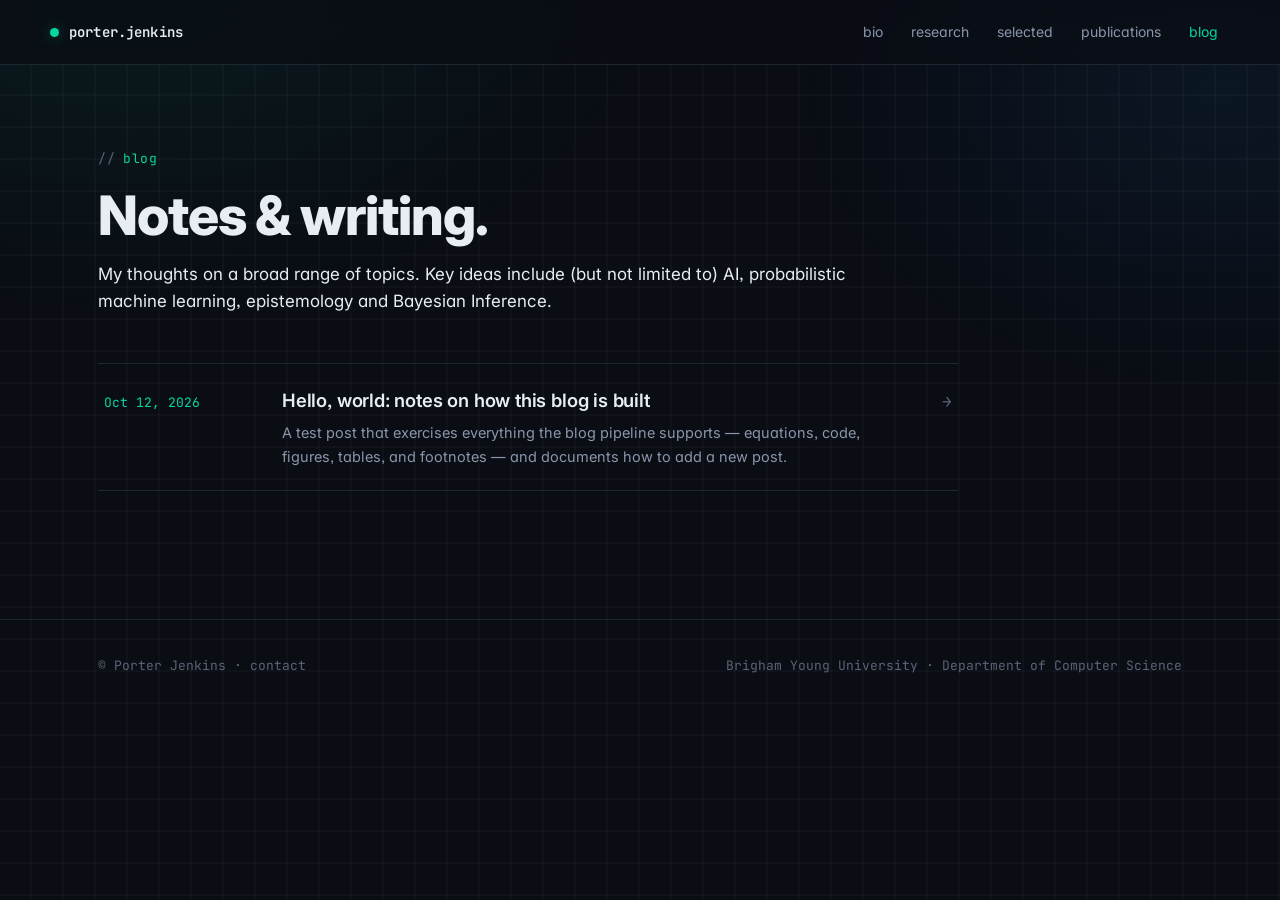
<file: blog/index.html>
<!doctype html>
<html lang="en">
<head>
  <meta charset="utf-8" />
  <meta name="viewport" content="width=device-width, initial-scale=1" />
  <title>Blog · Porter Jenkins</title>
  <meta name="description" content="Porter Jenkins&#39;s thoughts on AI, probabilistic machine learning, epistemology, and Bayesian inference." />
  <link rel="canonical" href="https://porterjenkins.com/blog/" />
  <link rel="preconnect" href="https://fonts.googleapis.com" />
  <link rel="preconnect" href="https://fonts.gstatic.com" crossorigin />
  <link href="https://fonts.googleapis.com/css2?family=Inter:wght@400;500;600;700;800&family=JetBrains+Mono:wght@400;500;600&display=swap" rel="stylesheet" />
  <link rel="stylesheet" href="blog.css" />
  <!-- generated by blog.py; edit posts/ and rebuild -->
</head>
<body>

  <nav class="nav">
    <div class="wrap nav-inner">
      <a class="brand" href="../index.html">
        <span class="brand-dot"></span>
        <span class="brand-text">porter.jenkins</span>
      </a>
      <div class="nav-links">
        <a href="../index.html#bio">bio</a>
        <a href="../index.html#research">research</a>
        <a href="../index.html#selected">selected</a>
        <a href="../index.html#full">publications</a>
        <a href="index.html" class="active">blog</a>
      </div>
    </div>
  </nav>

  <main class="wrap">
    <header class="listing-header">
      <div class="eyebrow">blog</div>
      <h1>Notes &amp; writing.</h1>
      <p class="lede">My thoughts on a broad range of topics. Key ideas include (but not limited to) AI, probabilistic machine learning, epistemology and Bayesian Inference.</p>
    </header>
    <div class="post-list">
<a class="post-row" href="hello-world/index.html">
  <time class="post-date" datetime="2026-10-12">Oct 12, 2026</time>
  <span class="post-row-body"><span class="post-title">Hello, world: notes on how this blog is built</span><p>A test post that exercises everything the blog pipeline supports — equations, code, figures, tables, and footnotes — and documents how to add a new post.</p></span>
  <span class="post-arrow" aria-hidden="true">→</span>
</a>
    </div>
  </main>

  <footer>
    <div class="wrap foot">
      <span>© Porter Jenkins · <a href="../index.html#contact">contact</a></span>
      <span>Brigham Young University · Department of Computer Science</span>
    </div>
  </footer>
</body>
</html>
</file>
<file: blog/blog.css>
/* Shared styles for blog pages. Tokens mirror index.html so pages feel like one site. */
:root {
  --bg: #0a0d14;
  --bg-2: #0d111a;
  --surface: #0f131c;
  --surface-2: #131826;
  --surface-hover: #181e2e;
  --border: #1e2533;
  --border-strong: #2a3344;
  --text: #e8ecf3;
  --text-muted: #8a96aa;
  --text-dim: #5b6478;
  --accent: #06d6a0;
  --accent-2: #1e91ff;
  --accent-dim: rgba(6, 214, 160, 0.12);
  --accent-glow: rgba(6, 214, 160, 0.35);
  --warn: #fbbf24;
  --max-w: 1180px;
  --prose-w: 72ch;
  --font-sans: 'Inter', system-ui, -apple-system, BlinkMacSystemFont, 'Segoe UI', sans-serif;
  --font-mono: 'JetBrains Mono', ui-monospace, 'SF Mono', Menlo, monospace;
  --radius: 14px;
  --radius-sm: 8px;
}

* { box-sizing: border-box; }
html { scroll-behavior: smooth; -webkit-text-size-adjust: 100%; }
body {
  margin: 0;
  background: var(--bg);
  color: var(--text);
  font-family: var(--font-sans);
  font-size: 16px;
  line-height: 1.6;
  font-feature-settings: 'cv11', 'ss01', 'ss03';
  -webkit-font-smoothing: antialiased;
  -moz-osx-font-smoothing: grayscale;
  overflow-x: hidden;
}
body::before {
  content: '';
  position: fixed;
  inset: 0;
  pointer-events: none;
  background-image:
    radial-gradient(900px 600px at 10% -5%, rgba(6, 214, 160, 0.08), transparent 60%),
    radial-gradient(700px 500px at 95% 10%, rgba(30, 145, 255, 0.07), transparent 60%),
    linear-gradient(transparent 95%, rgba(255, 255, 255, 0.025) 95%),
    linear-gradient(90deg, transparent 95%, rgba(255, 255, 255, 0.025) 95%);
  background-size: auto, auto, 32px 32px, 32px 32px;
  z-index: 0;
}

a { color: inherit; text-decoration: none; }
a:hover { color: var(--accent); }

.wrap {
  max-width: var(--max-w);
  margin: 0 auto;
  padding: 0 clamp(20px, 4vw, 48px);
  position: relative;
  z-index: 1;
}

/* Nav (same as home) */
.nav {
  position: sticky;
  top: 0;
  z-index: 50;
  backdrop-filter: blur(14px);
  -webkit-backdrop-filter: blur(14px);
  background: rgba(10, 13, 20, 0.72);
  border-bottom: 1px solid var(--border);
}
.nav-inner {
  display: flex;
  justify-content: space-between;
  align-items: center;
  gap: 24px;
  padding: 14px 0;
}
.brand {
  display: inline-flex;
  align-items: center;
  gap: 10px;
  font-family: var(--font-mono);
  font-weight: 600;
  font-size: 14px;
  letter-spacing: 0.01em;
}
.brand-dot {
  width: 9px; height: 9px;
  background: var(--accent);
  border-radius: 50%;
  box-shadow: 0 0 14px var(--accent-glow);
  animation: pulse 2.4s ease-in-out infinite;
}
@keyframes pulse {
  0%, 100% { opacity: 1; transform: scale(1); }
  50% { opacity: 0.55; transform: scale(0.85); }
}
.nav-links { display: flex; gap: 4px; flex-wrap: wrap; }
.nav-links a {
  padding: 7px 12px;
  border-radius: var(--radius-sm);
  font-size: 14px;
  color: var(--text-muted);
  transition: color 0.2s, background 0.2s;
}
.nav-links a:hover { color: var(--text); background: var(--surface-2); }
.nav-links a.active { color: var(--accent); }
@media (max-width: 640px) {
  .nav-links a { padding: 6px 8px; font-size: 13px; }
  .brand .brand-text { display: none; }
}

/* Type */
h1, h2, h3, h4 { letter-spacing: -0.02em; line-height: 1.15; }
h1 { font-size: clamp(2.1rem, 4.6vw, 3.4rem); font-weight: 800; margin: 0 0 14px; }
h2 { font-size: clamp(1.45rem, 2.4vw, 1.9rem); font-weight: 700; margin: 0 0 18px; }
h3 { font-size: 1.15rem; font-weight: 600; margin: 0 0 8px; }
p { color: var(--text-muted); margin: 0 0 16px; }
.lede { font-size: 1.06rem; color: var(--text); max-width: 68ch; }

.eyebrow {
  font-family: var(--font-mono);
  font-size: 13px;
  color: var(--accent);
  letter-spacing: 0.04em;
  margin-bottom: 14px;
  display: inline-flex;
  align-items: center;
  gap: 8px;
}
.eyebrow::before { content: '//'; color: var(--text-dim); }
.eyebrow .sep { color: var(--text-dim); }
.eyebrow time { color: var(--accent); }

.btn {
  display: inline-flex;
  align-items: center;
  gap: 8px;
  padding: 10px 16px;
  border-radius: 10px;
  border: 1px solid var(--border-strong);
  background: var(--surface);
  color: var(--text);
  font-size: 14px;
  font-weight: 500;
  transition: border-color 0.2s, background 0.2s, transform 0.2s, color 0.2s;
}
.btn:hover { border-color: var(--accent); background: var(--surface-2); color: var(--accent); transform: translateY(-1px); }

.tags { display: flex; flex-wrap: wrap; gap: 6px; }
.tag {
  font-family: var(--font-mono);
  font-size: 11.5px;
  letter-spacing: 0.02em;
  padding: 3px 9px;
  border-radius: 999px;
  border: 1px solid var(--border);
  background: var(--surface);
  color: var(--text-muted);
}

/* Listing */
main.wrap { padding-top: clamp(40px, 7vw, 80px); padding-bottom: clamp(48px, 8vw, 96px); }
.listing-header { margin-bottom: clamp(28px, 4vw, 48px); }
.post-list { display: flex; flex-direction: column; border-top: 1px solid var(--border); max-width: 860px; }
.post-row {
  display: grid;
  grid-template-columns: 150px minmax(0, 1fr) auto;
  gap: 28px;
  align-items: baseline;
  padding: 22px 6px;
  border-bottom: 1px solid var(--border);
  color: var(--text);
  transition: background 0.2s;
}
.post-row:hover { background: var(--surface); color: var(--text); }
.post-date { font-family: var(--font-mono); font-size: 13px; color: var(--accent); white-space: nowrap; }
.post-row-body { display: block; min-width: 0; }
.post-title { display: block; font-size: 1.15rem; font-weight: 600; letter-spacing: -0.01em; transition: color 0.2s; }
.post-row:hover .post-title { color: var(--accent); }
.post-row p { font-size: 14.5px; margin: 6px 0 0; }
.post-arrow { color: var(--text-dim); font-family: var(--font-mono); transition: color 0.2s, transform 0.2s; }
.post-row:hover .post-arrow { color: var(--accent); transform: translateX(3px); }
@media (max-width: 640px) {
  .post-row { grid-template-columns: 1fr; gap: 6px; }
  .post-arrow { display: none; }
}

.post-card {
  display: block;
  border: 1px solid var(--border);
  border-radius: var(--radius);
  padding: 22px;
  background: var(--surface);
  transition: border-color 0.25s, transform 0.25s, background 0.25s;
  color: var(--text);
}
.post-card:hover { border-color: var(--border-strong); background: var(--surface-2); transform: translateY(-2px); color: var(--text); }
.post-card h3 { color: var(--text); margin: 8px 0 8px; font-size: 1.2rem; }
.post-card:hover h3 { color: var(--accent); }
.post-card p { font-size: 14.5px; margin: 0 0 14px; }
.post-meta {
  display: flex; gap: 8px; align-items: center;
  font-family: var(--font-mono); font-size: 12px; color: var(--text-dim);
}
.post-meta time { color: var(--accent); }
.empty { color: var(--text-dim); font-family: var(--font-mono); font-size: 13px; }

/* Post */
.post { max-width: var(--prose-w); margin: 0 auto; }
.post-header { margin-bottom: 36px; }
.post-header .back {
  display: block;
  width: max-content;
  font-family: var(--font-mono); font-size: 13px; color: var(--text-dim);
  margin-bottom: 22px;
}
.post-header .back:hover { color: var(--accent); }
.post-header h1 { margin-bottom: 12px; }
.post-summary { font-size: 1.12rem; color: var(--text-muted); margin-bottom: 18px; }
.post-footer {
  display: flex; justify-content: space-between; gap: 12px; flex-wrap: wrap;
  margin-top: 56px; padding-top: 28px; border-top: 1px solid var(--border);
}

.toc {
  border: 1px solid var(--border);
  border-radius: var(--radius);
  background: var(--surface);
  padding: 16px 20px;
  margin: 0 0 36px;
  font-size: 14.5px;
}
.toc-label { font-family: var(--font-mono); font-size: 12px; color: var(--text-dim); letter-spacing: 0.04em; margin-bottom: 6px; }
.toc .toc { border: 0; padding: 0; margin: 0; background: none; }
.toc ul { list-style: none; margin: 0; padding: 0; }
.toc ul ul { padding-left: 16px; }
.toc li { margin: 4px 0; }
.toc a { color: var(--text-muted); }
.toc a:hover { color: var(--accent); }

/* Prose */
.prose { font-size: 17px; line-height: 1.75; color: var(--text); }
.prose > * + * { margin-top: 1.1em; }
.prose p { color: var(--text); margin: 0; }
.prose h2 { margin: 2.2em 0 0.6em; padding-top: 0.3em; }
.prose h3 { margin: 1.8em 0 0.5em; font-size: 1.25rem; }
.prose h4 { margin: 1.5em 0 0.4em; font-size: 1.05rem; color: var(--text-muted); }
.prose h2:first-child, .prose h3:first-child { margin-top: 0; }
.prose a { color: var(--accent); border-bottom: 1px solid rgba(6, 214, 160, 0.28); transition: border-color 0.2s; }
.prose a:hover { border-bottom-color: var(--accent); }
.prose .headerlink {
  margin-left: 0.4em; color: var(--text-dim); border: 0; font-weight: 400;
  opacity: 0; transition: opacity 0.15s;
}
.prose h2:hover .headerlink, .prose h3:hover .headerlink, .prose h4:hover .headerlink { opacity: 1; }
.prose strong { color: var(--text); font-weight: 600; }
.prose em { color: var(--text); }
.prose ul, .prose ol { padding-left: 1.4em; color: var(--text); }
.prose li { margin: 0.35em 0; }
.prose li::marker { color: var(--text-dim); }
.prose hr { border: 0; border-top: 1px solid var(--border); margin: 2.4em 0; }

.prose blockquote {
  margin: 0; padding: 4px 0 4px 20px;
  border-left: 3px solid var(--accent);
  color: var(--text-muted);
}
.prose blockquote p { color: inherit; }

.prose code {
  font-family: var(--font-mono);
  font-size: 0.86em;
  background: var(--surface-2);
  border: 1px solid var(--border);
  border-radius: 6px;
  padding: 0.12em 0.4em;
  color: var(--text);
}
.prose pre {
  margin: 0;
  padding: 16px 18px;
  overflow-x: auto;
  border: 1px solid var(--border);
  border-radius: var(--radius-sm);
  background: var(--surface);
  font-size: 13.5px;
  line-height: 1.6;
}
.prose pre code { background: none; border: 0; padding: 0; font-size: inherit; color: inherit; }
.prose .highlight { position: relative; }

.prose table {
  width: 100%;
  border-collapse: collapse;
  font-size: 15px;
  border: 1px solid var(--border);
  border-radius: var(--radius-sm);
  overflow: hidden;
}
.prose th, .prose td { padding: 10px 12px; text-align: left; border-bottom: 1px solid var(--border); vertical-align: top; }
.prose th { background: var(--surface-2); font-family: var(--font-mono); font-size: 12.5px; font-weight: 600; color: var(--text-muted); letter-spacing: 0.02em; }
.prose tr:last-child td { border-bottom: 0; }
.prose tbody tr:hover td { background: var(--surface); }

.prose figure { margin: 1.6em 0; }
.prose figure img, .prose img {
  display: block;
  max-width: 100%;
  height: auto;
  margin: 0 auto;
  border-radius: var(--radius-sm);
  border: 1px solid var(--border);
  background: var(--surface);
}
.prose figcaption {
  margin-top: 10px;
  text-align: center;
  font-family: var(--font-mono);
  font-size: 12.5px;
  color: var(--text-dim);
}

/* Math (KaTeX) */
.prose .arithmatex { color: var(--text); }
.prose div.arithmatex { overflow-x: auto; overflow-y: hidden; padding: 6px 0; }
.prose .katex-display { margin: 0.4em 0; }
.prose .katex { font-size: 1.06em; }

/* Footnotes */
.prose .footnote { margin-top: 2.5em; font-size: 14.5px; color: var(--text-muted); }
.prose .footnote hr { margin: 0 0 1em; }
.prose .footnote ol { padding-left: 1.2em; }
.prose .footnote p { color: inherit; display: inline; }
.prose .footnote-ref, .prose .footnote-backref { border: 0; font-family: var(--font-mono); font-size: 0.8em; }
.prose sup { line-height: 0; }

/* Definition lists */
.prose dt { font-weight: 600; color: var(--text); margin-top: 0.8em; }
.prose dd { margin: 0.2em 0 0 1.2em; color: var(--text-muted); }

/* Syntax highlighting (Pygments classes), tuned to the dark palette */
.highlight .c, .highlight .ch, .highlight .cm, .highlight .c1, .highlight .cs, .highlight .cp, .highlight .cpf { color: #5b6478; font-style: italic; }
.highlight .k, .highlight .kc, .highlight .kd, .highlight .kn, .highlight .kp, .highlight .kr, .highlight .kt, .highlight .ow { color: #c792ea; }
.highlight .n, .highlight .nx, .highlight .p, .highlight .w { color: #e8ecf3; }
.highlight .nb, .highlight .bp { color: #82aaff; }
.highlight .nf, .highlight .fm, .highlight .nc, .highlight .nn { color: #82aaff; }
.highlight .nd { color: #ffcb6b; }
.highlight .na, .highlight .nt { color: #f78c6c; }
.highlight .nv, .highlight .vc, .highlight .vg, .highlight .vi, .highlight .vm { color: #e8ecf3; }
.highlight .o { color: #89ddff; }
.highlight .s, .highlight .sa, .highlight .sb, .highlight .sc, .highlight .dl, .highlight .sd, .highlight .s2, .highlight .se, .highlight .sh, .highlight .si, .highlight .sx, .highlight .sr, .highlight .s1, .highlight .ss { color: #06d6a0; }
.highlight .m, .highlight .mb, .highlight .mf, .highlight .mh, .highlight .mi, .highlight .il, .highlight .mo { color: #f78c6c; }
.highlight .err { color: #ff5370; }
.highlight .gd { color: #ff5370; }
.highlight .gi { color: #06d6a0; }
.highlight .gh, .highlight .gu { color: #82aaff; font-weight: 600; }
.highlight .ge { font-style: italic; }
.highlight .gs { font-weight: 600; }

/* Footer (same as home) */
footer {
  border-top: 1px solid var(--border);
  padding: 36px 0 56px;
  margin-top: 32px;
}
.foot {
  display: flex;
  justify-content: space-between;
  align-items: center;
  gap: 20px;
  flex-wrap: wrap;
  font-family: var(--font-mono);
  font-size: 13px;
  color: var(--text-dim);
}

::selection { background: var(--accent-dim); color: var(--text); }
::-webkit-scrollbar { width: 10px; height: 10px; }
::-webkit-scrollbar-track { background: var(--bg); }
::-webkit-scrollbar-thumb { background: var(--border-strong); border-radius: 10px; }

@media (prefers-reduced-motion: reduce) {
  .brand-dot { animation: none; }
  html { scroll-behavior: auto; }
}
</file>
